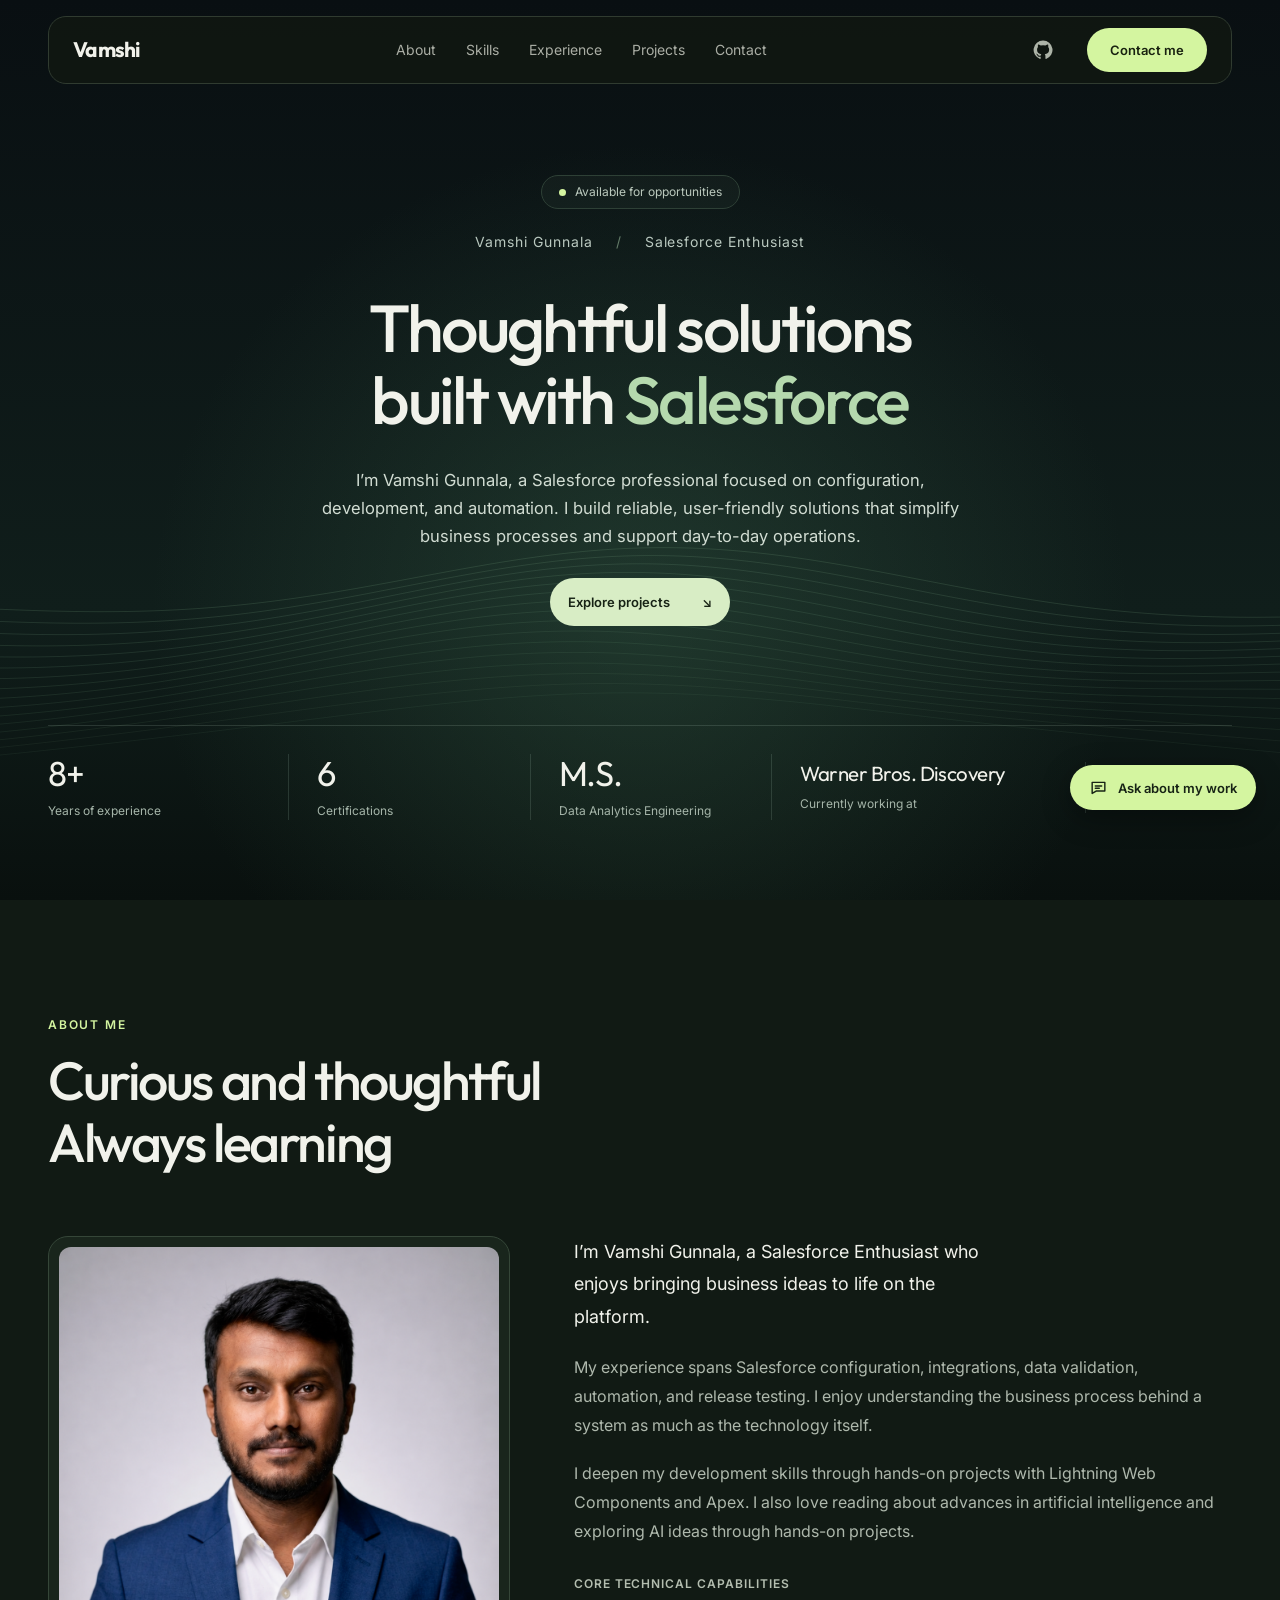
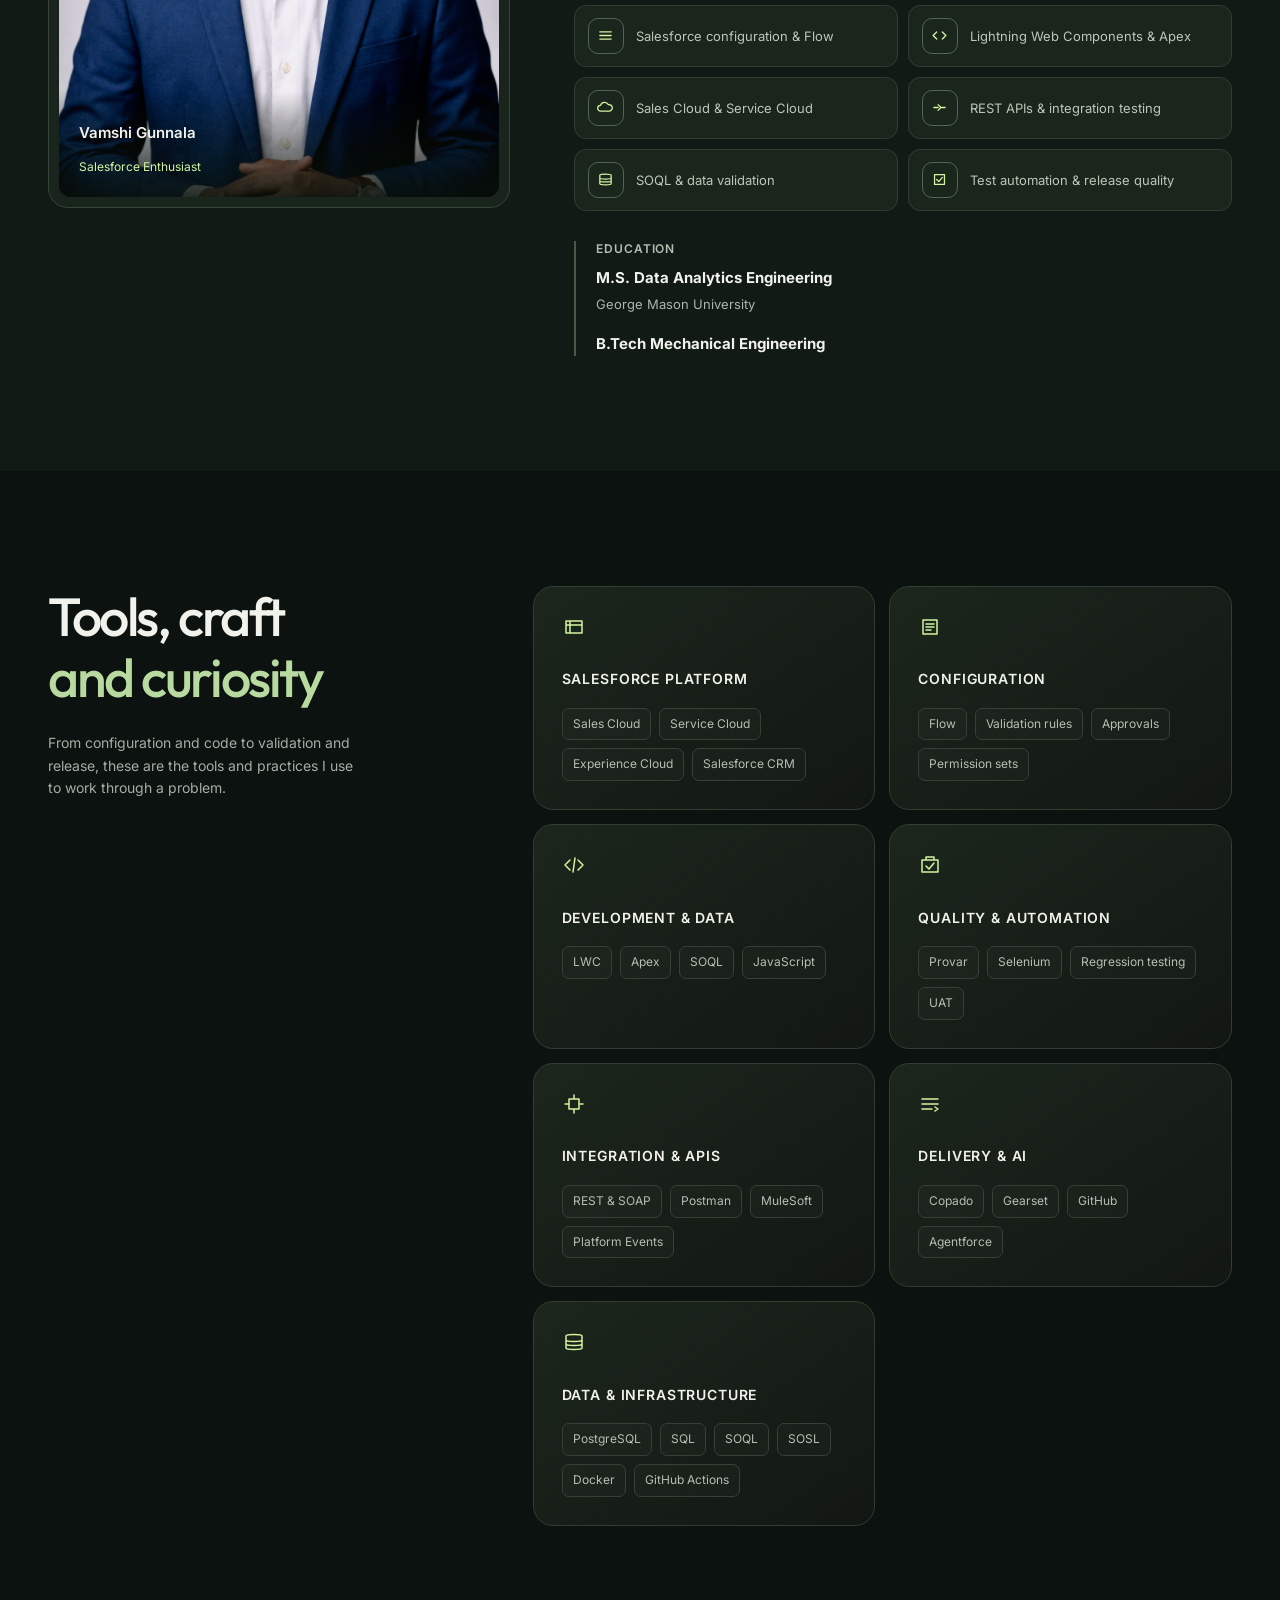
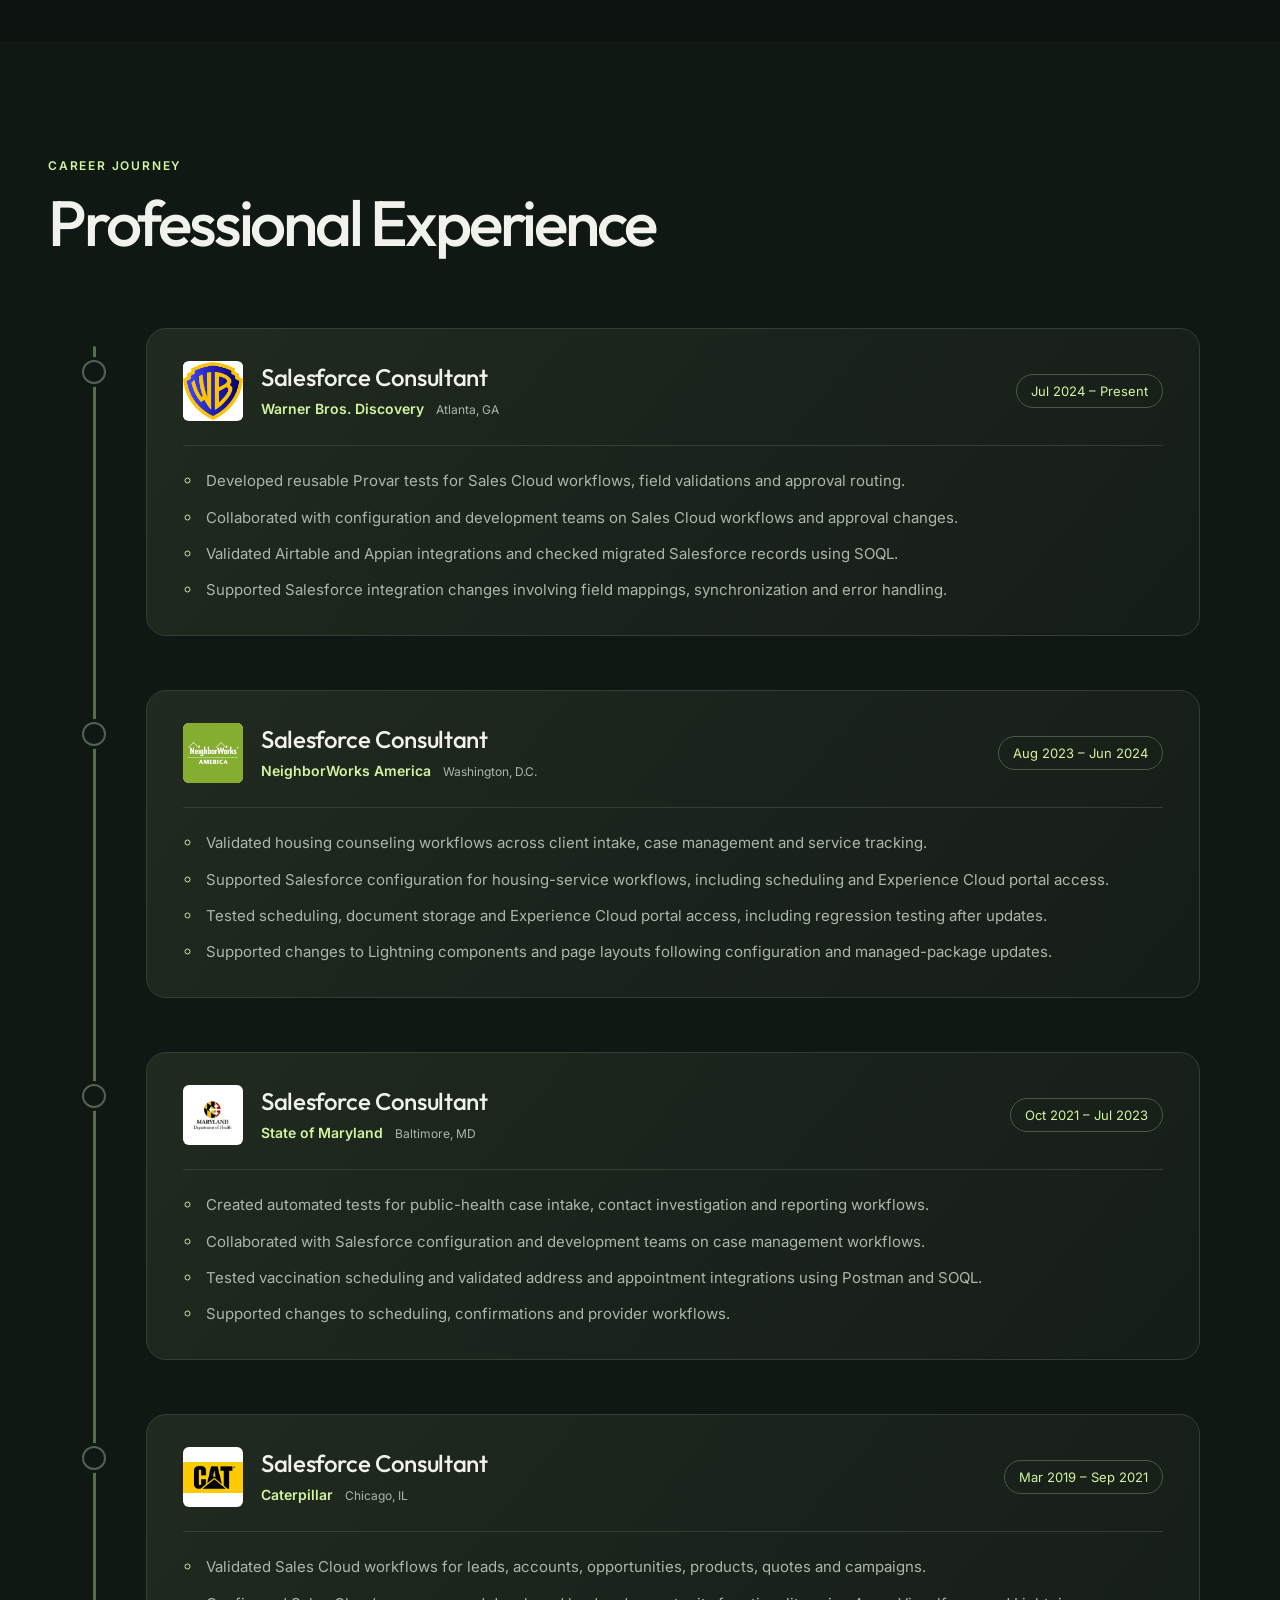
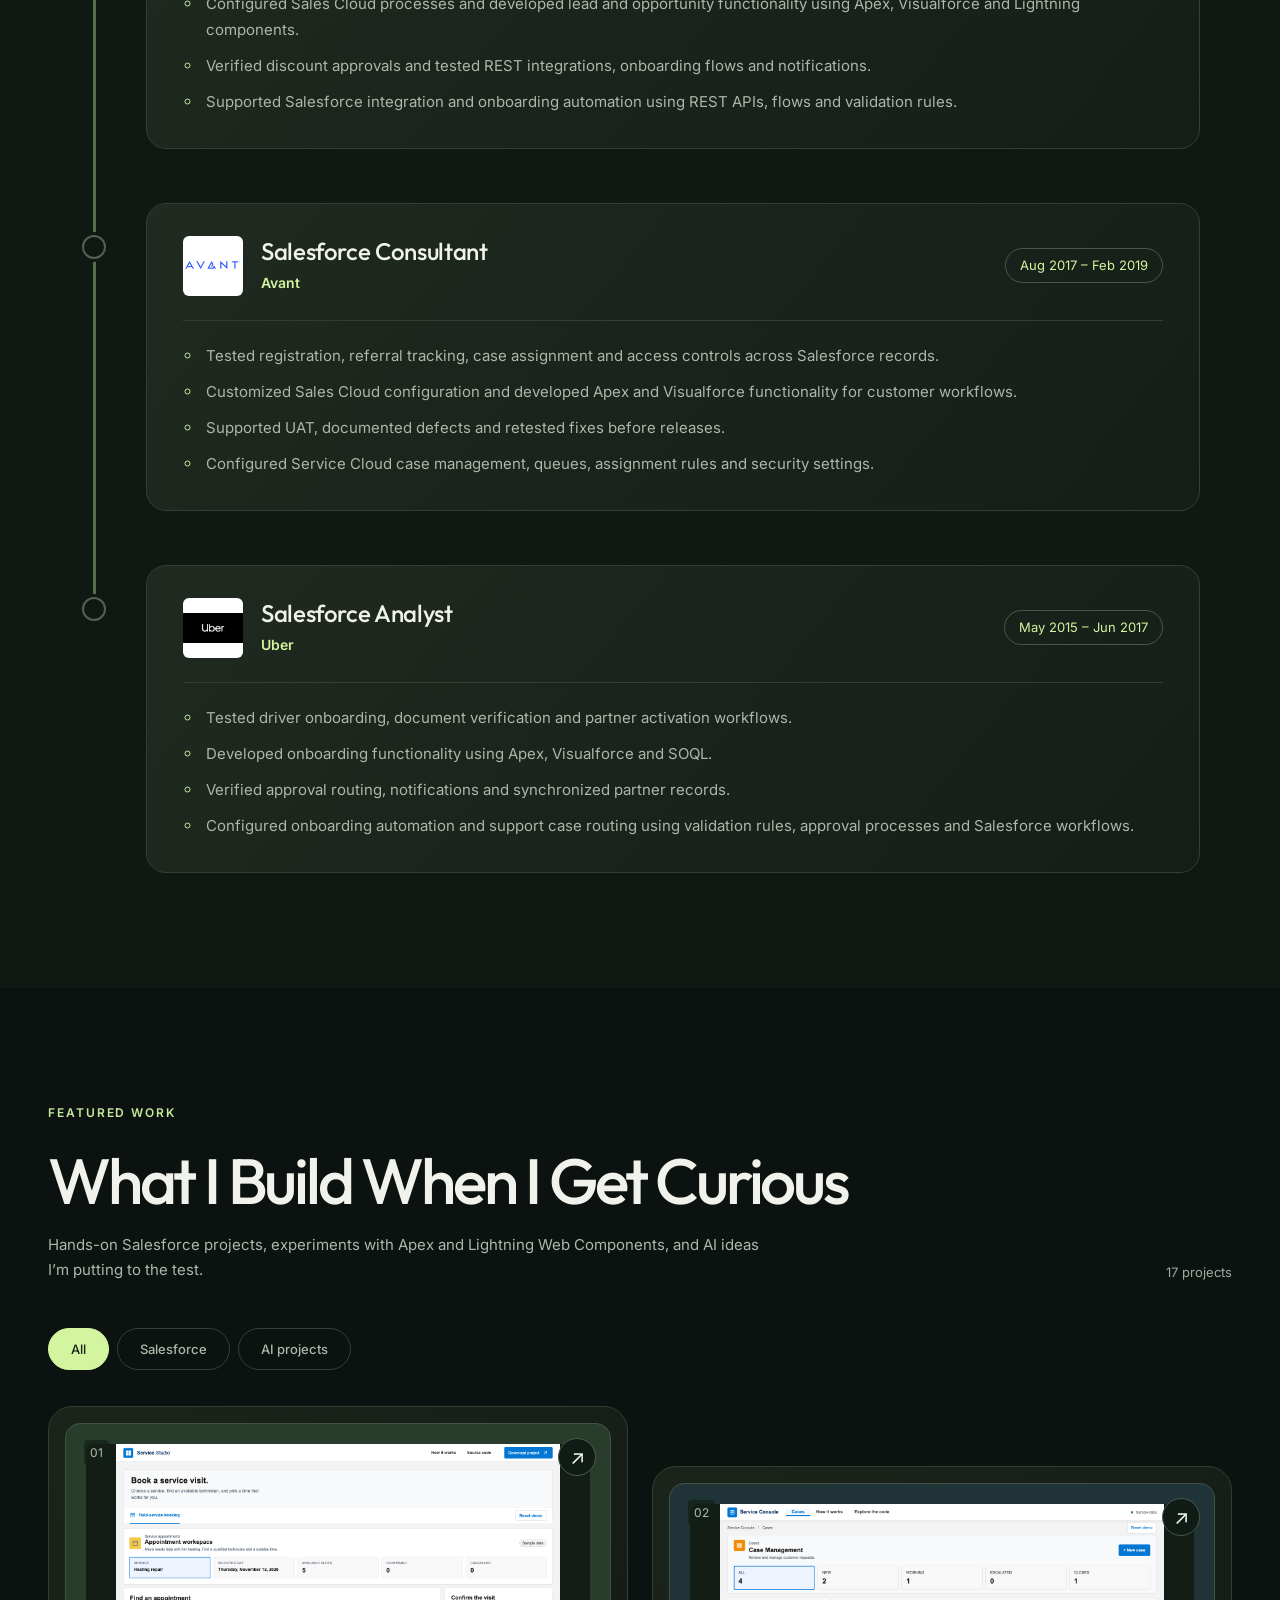
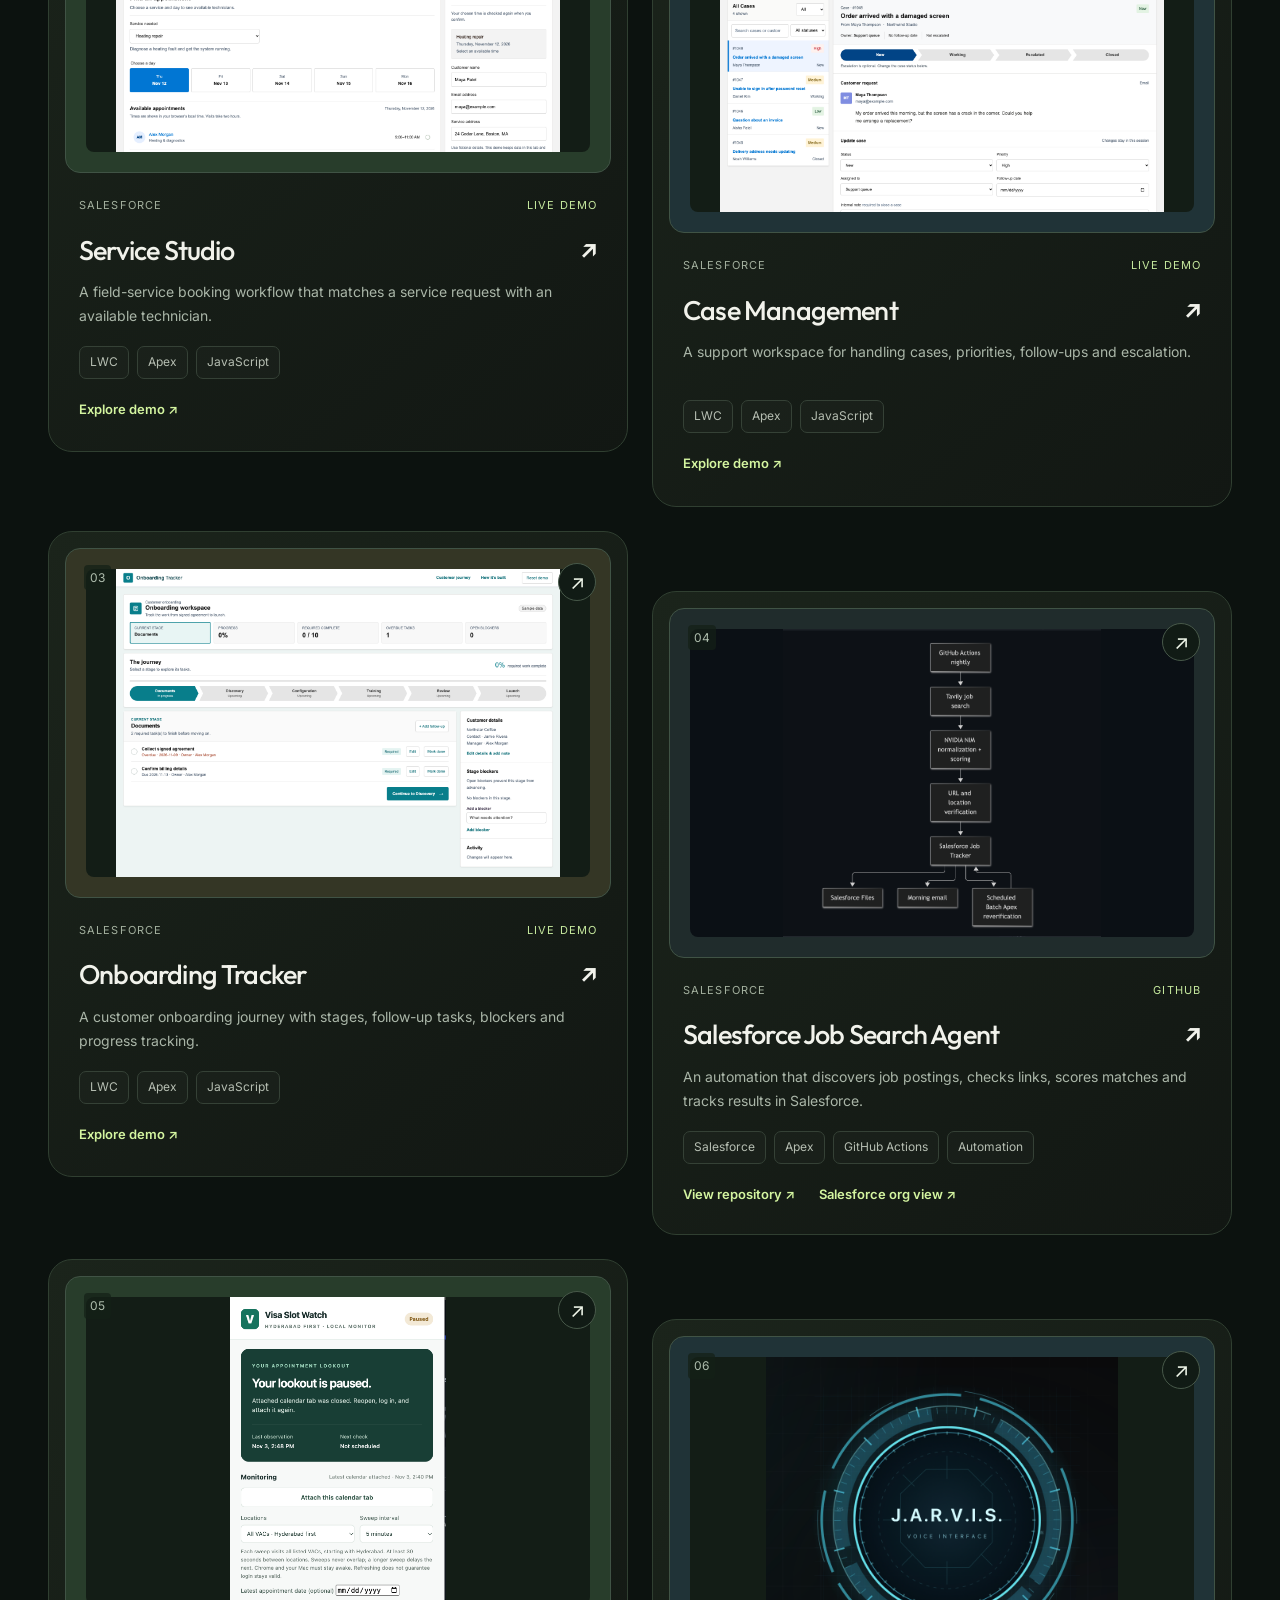
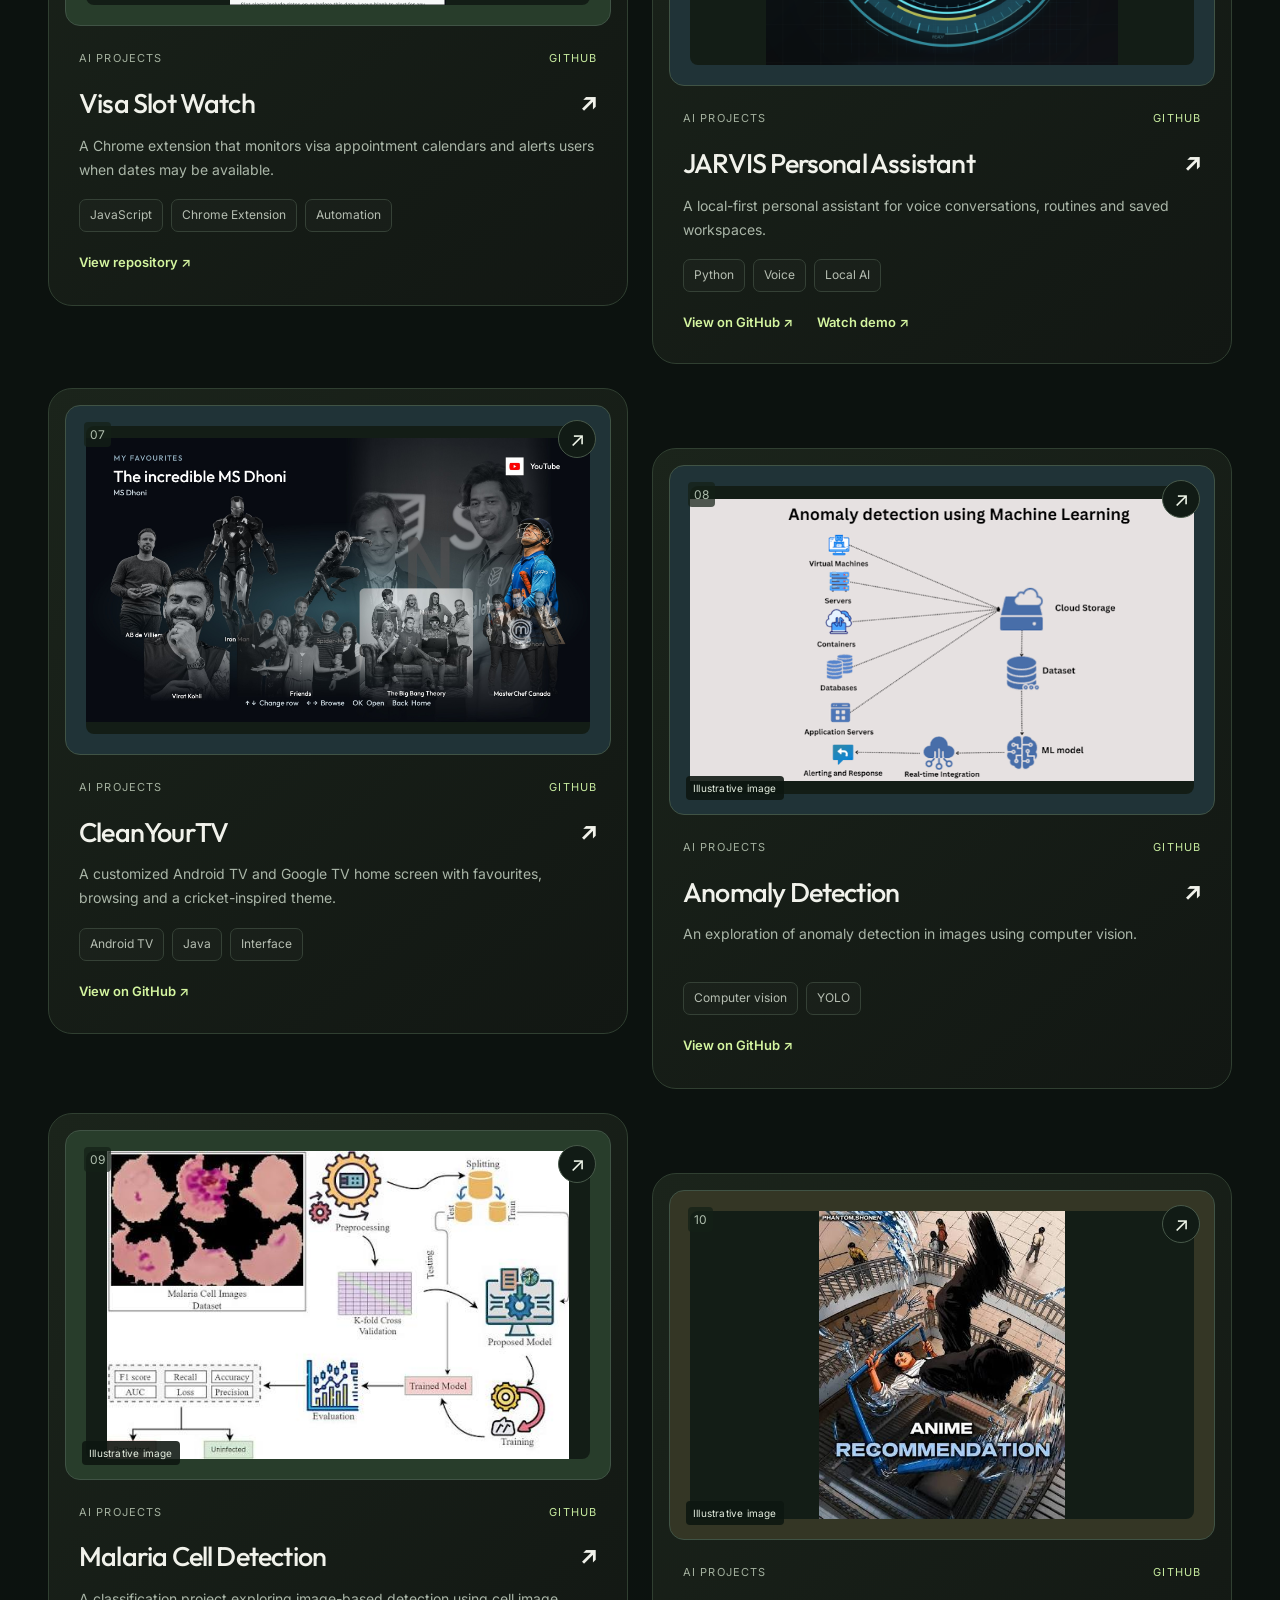
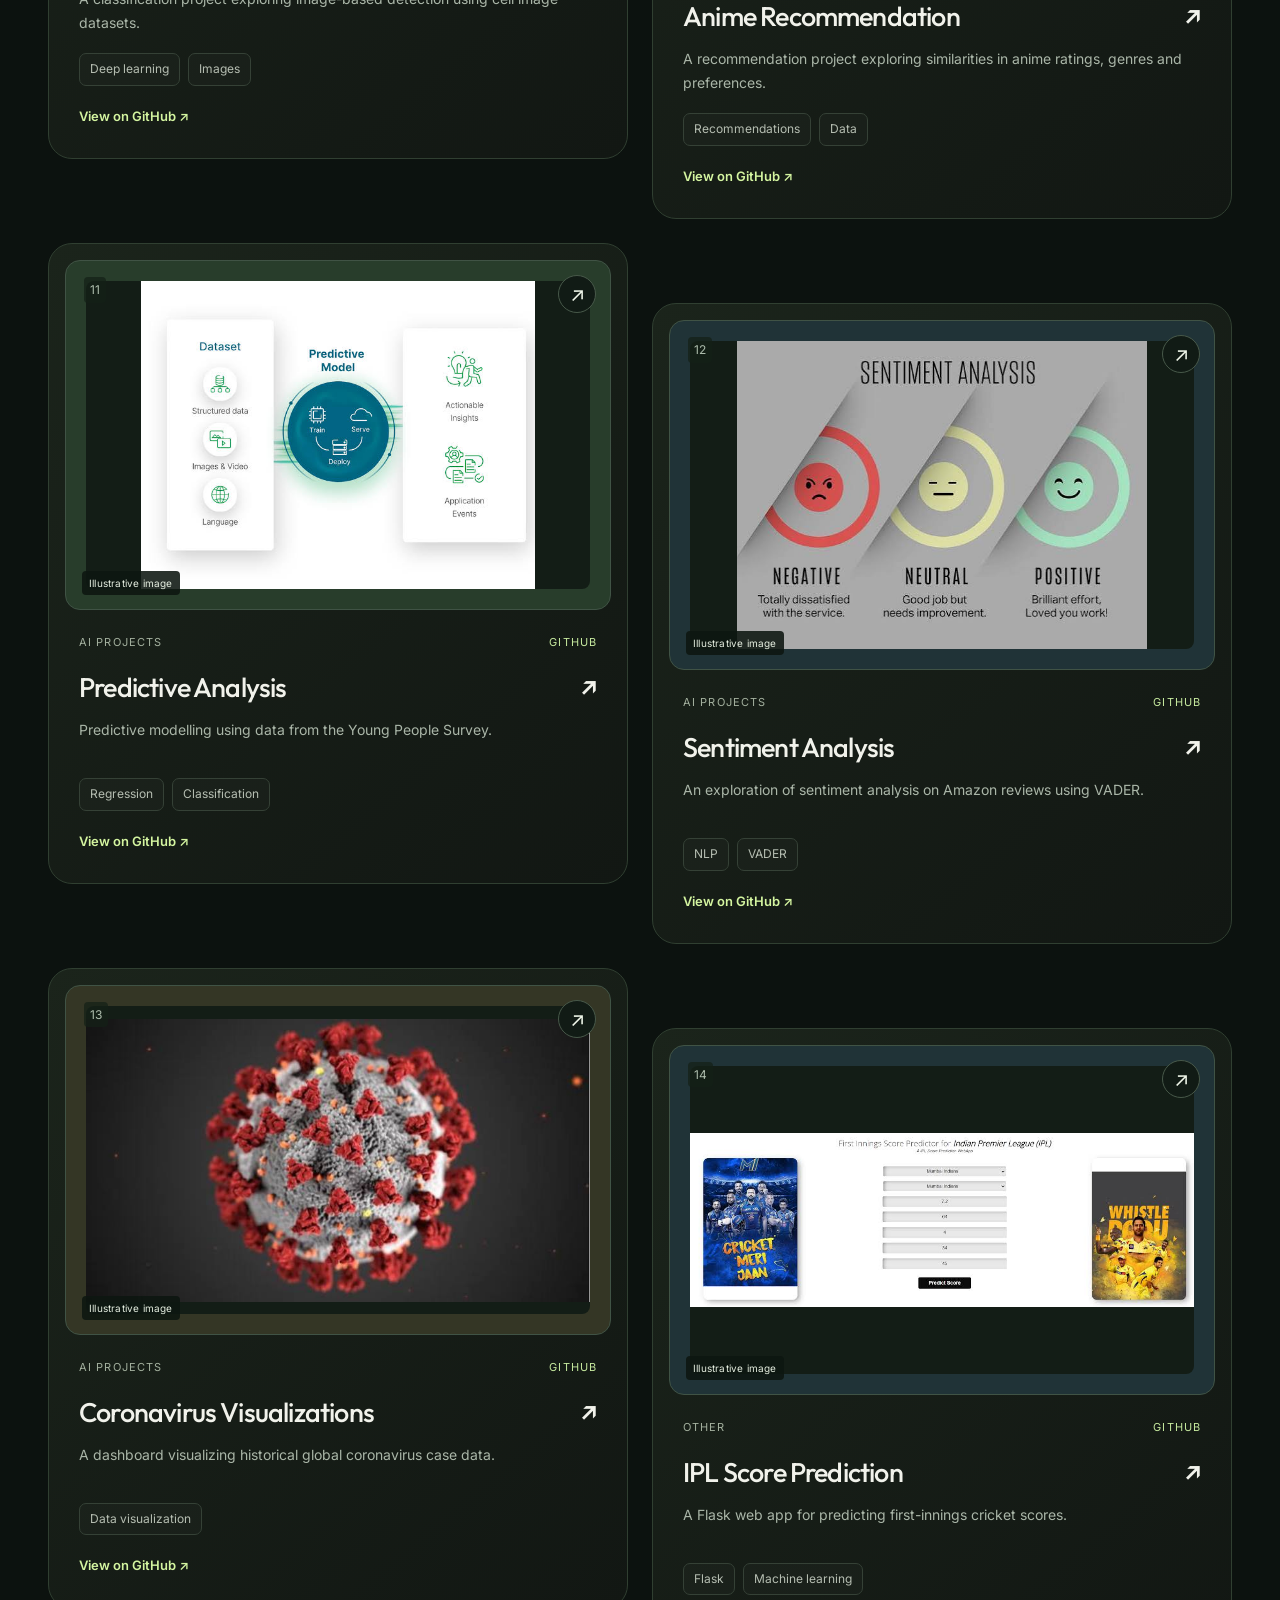
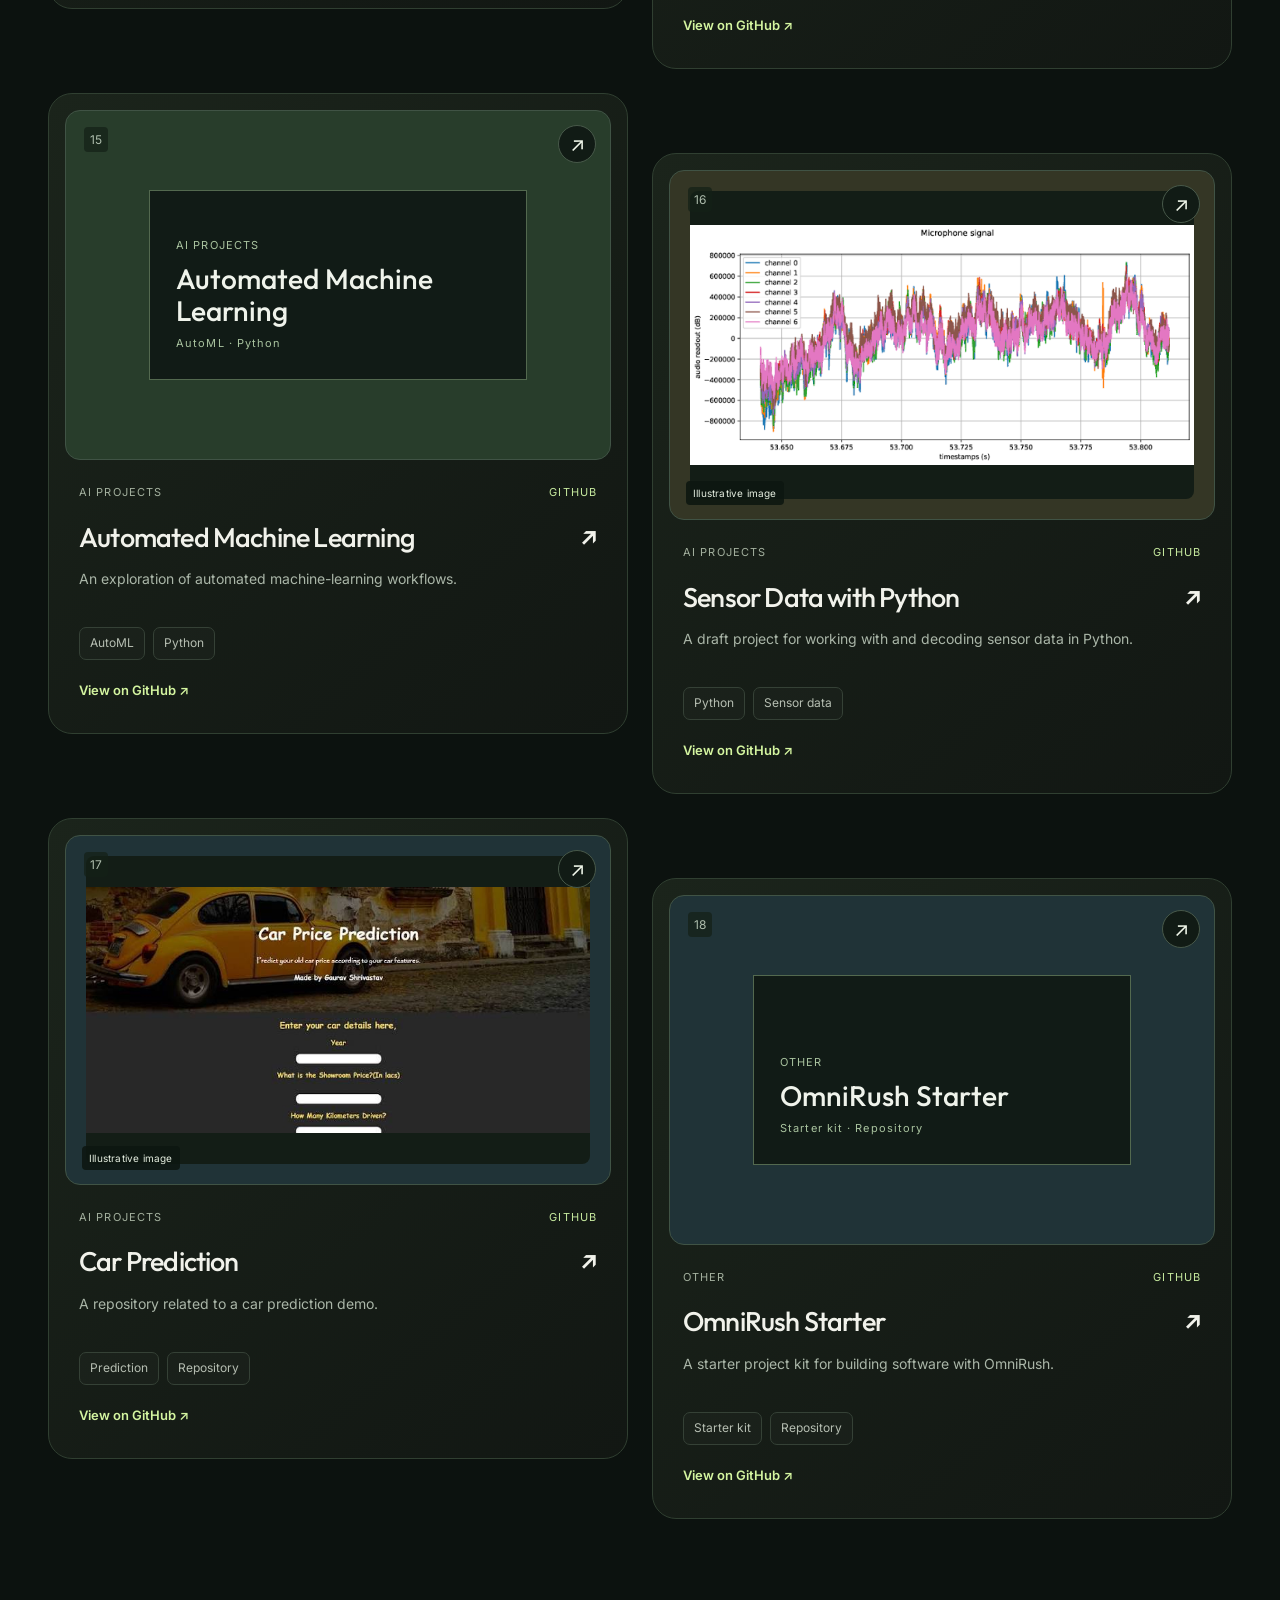
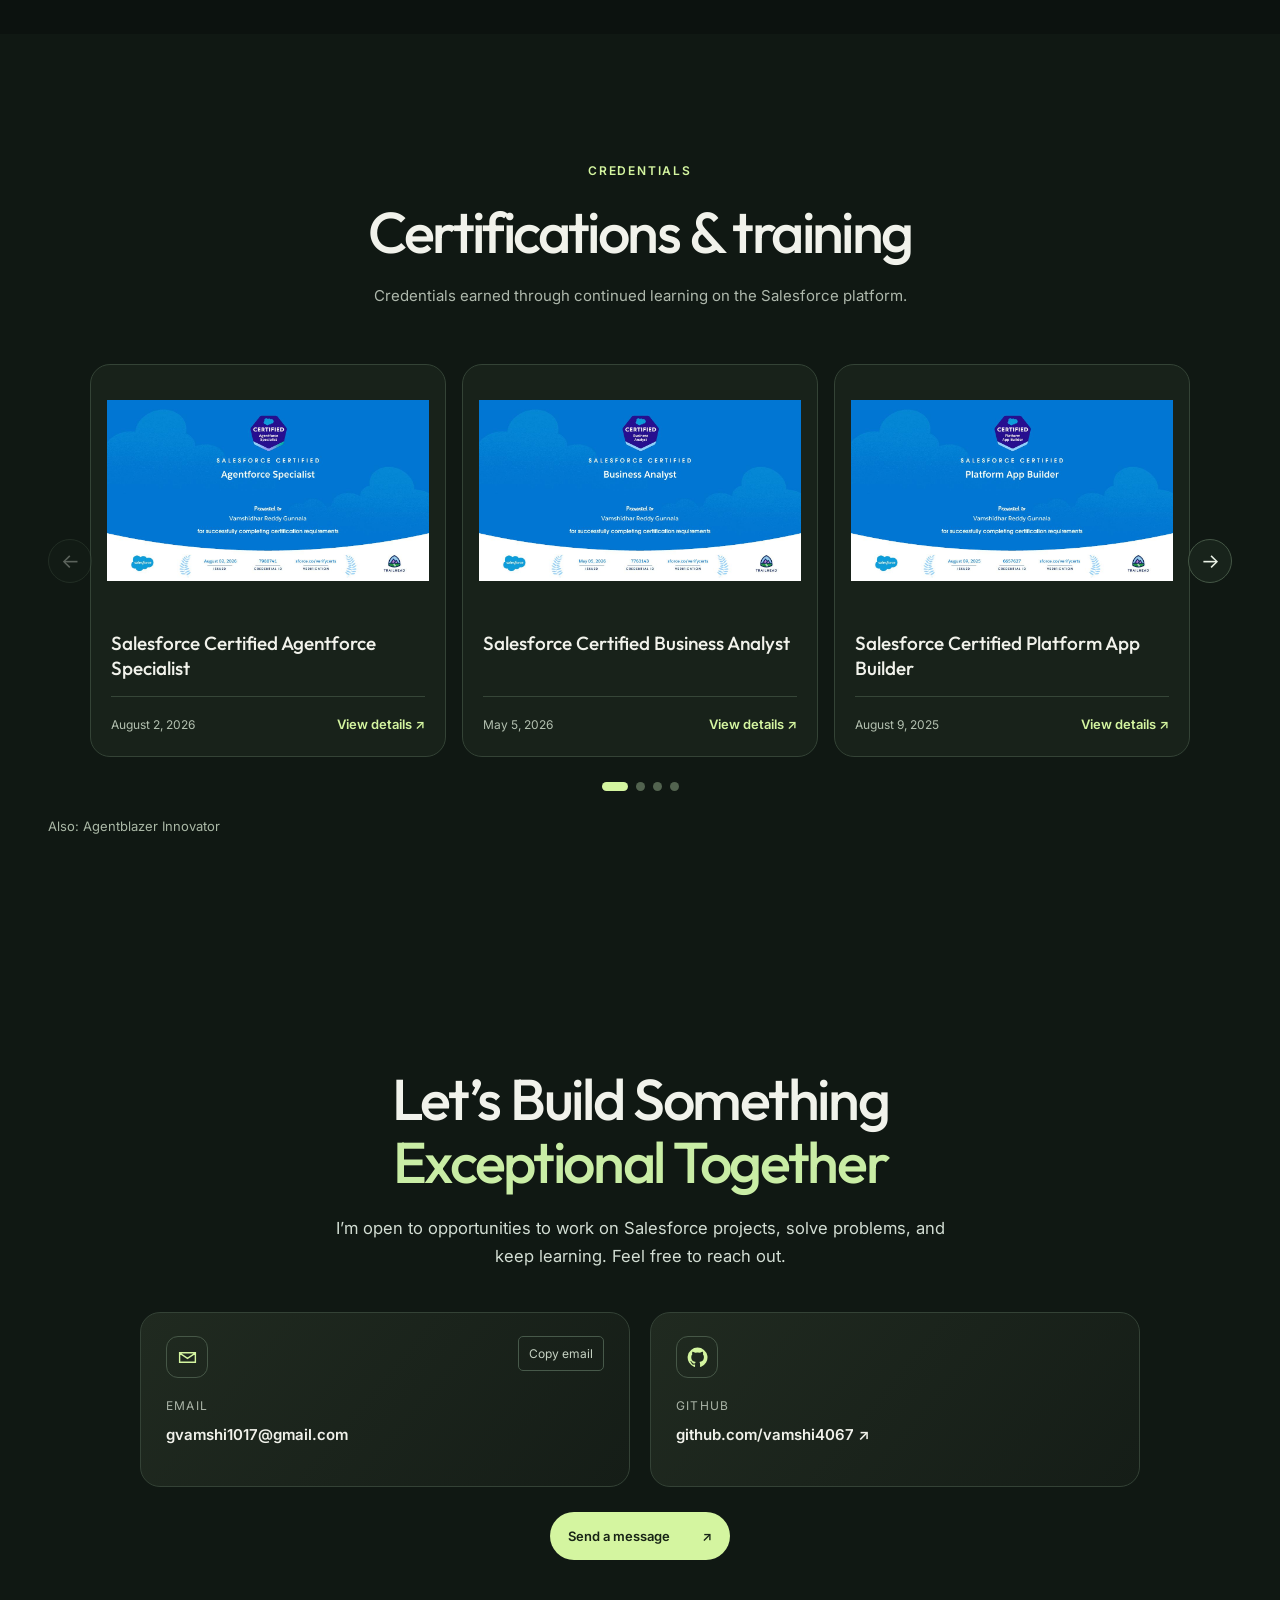
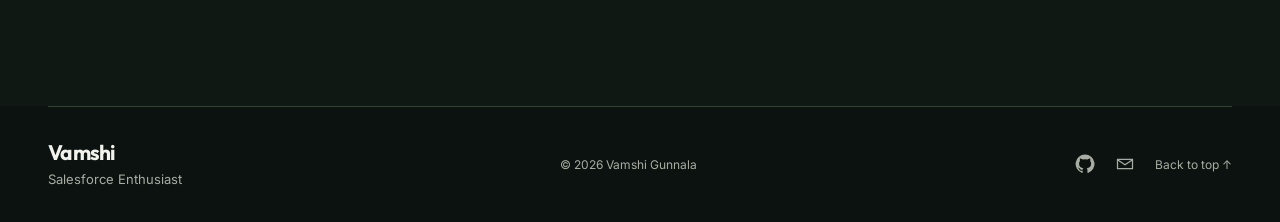
<file: index.html>
<!doctype html>
<html lang="en">
<head>
  <meta charset="utf-8"><meta name="viewport" content="width=device-width,initial-scale=1">
  <meta name="description" content="Vamshi Gunnala's Salesforce portfolio: configuration, development, automation, and interactive Salesforce demos.">
  <meta name="theme-color" content="#111923"><title>Vamshi Gunnala | Salesforce Portfolio</title>
  <link rel="preconnect" href="https://fonts.googleapis.com"><link rel="preconnect" href="https://fonts.gstatic.com" crossorigin><link href="https://fonts.googleapis.com/css2?family=Inter:wght@400;500;600;700&amp;family=Outfit:wght@400;500;600;700;800&amp;display=swap" rel="stylesheet"><link rel="preload" href="assets/studio.woff2" as="font" type="font/woff2" crossorigin><link rel="stylesheet" href="styles.css?v=b5f76632fc"><script defer src="main.js?v=30f729d776"></script>
</head>
<body>
<a class="skip" href="#main">Skip to content</a>
<header class="header"><nav class="nav wrap" aria-label="Main navigation"><a class="wordmark" href="#top" aria-label="Vamshi Gunnala, back to top">Vamshi</a><div class="navlinks" id="navigation"><a href="#about">About</a><a href="#expertise">Skills</a><a href="#work">Experience</a><a href="#projects">Projects</a><a href="#contact">Contact</a></div><a class="github-icon" href="https://github.com/vamshi4067" target="_blank" rel="noopener noreferrer" aria-label="GitHub profile"><svg viewBox="0 0 24 24" aria-hidden="true" focusable="false"><path fill="currentColor" d="M12 .7a11.3 11.3 0 0 0-3.57 22.02c.56.1.77-.24.77-.54v-2.1c-3.14.68-3.8-1.33-3.8-1.33-.51-1.3-1.25-1.64-1.25-1.64-1.03-.7.08-.69.08-.69 1.14.08 1.74 1.17 1.74 1.17 1.02 1.74 2.68 1.24 3.33.95.1-.73.4-1.24.72-1.53-2.5-.29-5.14-1.25-5.14-5.58 0-1.23.44-2.24 1.17-3.03-.12-.29-.51-1.43.11-2.98 0 0 .96-.3 3.11 1.16a10.8 10.8 0 0 1 5.67 0c2.15-1.46 3.1-1.16 3.1-1.16.63 1.55.24 2.69.12 2.98.73.79 1.17 1.8 1.17 3.03 0 4.34-2.65 5.29-5.17 5.57.4.35.76 1.03.76 2.09v3.09c0 .3.2.65.78.54A11.3 11.3 0 0 0 12 .7Z"/></svg></a><a class="nav-contact" href="#contact">Contact me</a><button class="menu-toggle" type="button" aria-label="Open menu" aria-expanded="false" aria-controls="mobile-nav"><span></span><span></span></button></nav><div class="mobile-nav" id="mobile-nav" hidden><a href="#about">About</a><a href="#expertise">Skills</a><a href="#work">Experience</a><a href="#projects">Projects</a><a href="#credentials">Credentials</a><a href="#contact">Get in touch</a></div></header>
<main id="main">
<section class="hero" id="top" aria-label="Introduction"><canvas class="terrain" aria-hidden="true"></canvas><div class="hero-inner wrap"><p class="availability"><span aria-hidden="true"></span> Available for opportunities</p><p class="hero-identity">Vamshi Gunnala <span>/</span> Salesforce Enthusiast</p><h1>Thoughtful solutions<br>built with <em>Salesforce</em></h1><div class="hero-bottom"><p>I’m Vamshi Gunnala, a Salesforce professional focused on configuration, development, and automation. I build reliable, user-friendly solutions that simplify business processes and support day-to-day operations.</p><div class="hero-actions"><a class="button button-light" href="#projects">Explore projects <span aria-hidden="true">↘</span></a></div></div><div class="hero-stats" aria-label="Portfolio highlights"><div><strong>8+</strong><span>Years of experience</span></div><div><strong>6</strong><span>Certifications</span></div><div><strong>M.S.</strong><span>Data Analytics Engineering</span></div><div class="hero-work"><strong>Warner Bros. Discovery</strong><span>Currently working at</span></div><a href="#about">Scroll to explore <span aria-hidden="true">↓</span></a></div></div></section>
<section class="about section" id="about"><div class="wrap"><div class="section-head"><h2>Curious and thoughtful<br>Always learning</h2><p>ABOUT ME</p></div><div class="about-grid"><figure class="portrait"><img src="assets/vamshi-gunnala-clean.png" alt="Portrait of Vamshi Gunnala" width="896" height="1195" loading="lazy"><figcaption><strong>Vamshi Gunnala</strong><span>Salesforce Enthusiast</span></figcaption></figure><div class="about-main"><p class="lead">I’m Vamshi Gunnala, a Salesforce Enthusiast who enjoys bringing business ideas to life on the platform.</p><p>My experience spans Salesforce configuration, integrations, data validation, automation, and release testing. I enjoy understanding the business process behind a system as much as the technology itself.</p><p>I deepen my development skills through hands-on projects with Lightning Web Components and Apex. I also love reading about advances in artificial intelligence and exploring AI ideas through hands-on projects.</p><h3 class="about-label">Core technical capabilities</h3><div class="capabilities"><div class="capability"><span class="capability-icon"><svg viewBox="0 0 24 24" aria-hidden="true"><path d="M4 7h16M4 12h16M4 17h16"/></svg></span><span>Salesforce configuration &amp; Flow</span></div><div class="capability"><span class="capability-icon"><svg viewBox="0 0 24 24" aria-hidden="true"><path d="m8 7-5 5 5 5m8-10 5 5-5 5"/></svg></span><span>Lightning Web Components &amp; Apex</span></div><div class="capability"><span class="capability-icon"><svg viewBox="0 0 24 24" aria-hidden="true"><path d="M5 17a4 4 0 0 1 0-8 6 6 0 0 1 11-1 4.5 4.5 0 1 1 2 9Z"/></svg></span><span>Sales Cloud &amp; Service Cloud</span></div><div class="capability"><span class="capability-icon"><svg viewBox="0 0 24 24" aria-hidden="true"><path d="M4 12h6m4 0h6M10 8l4 4-4 4"/></svg></span><span>REST APIs &amp; integration testing</span></div><div class="capability"><span class="capability-icon"><svg viewBox="0 0 24 24" aria-hidden="true"><path d="M4 6c0-2 16-2 16 0v12c0 2-16 2-16 0ZM4 10c0 2 16 2 16 0M4 14c0 2 16 2 16 0"/></svg></span><span>SOQL &amp; data validation</span></div><div class="capability"><span class="capability-icon"><svg viewBox="0 0 24 24" aria-hidden="true"><path d="M5 5h14v14H5zm3 7 3 3 5-6"/></svg></span><span>Test automation &amp; release quality</span></div></div><div class="about-education"><h3 class="about-label">Education</h3><strong>M.S. Data Analytics Engineering</strong><span>George Mason University</span><strong class="btech-degree">B.Tech Mechanical Engineering</strong></div></div></div></div></section>
<section class="expertise section" id="expertise"><div class="wrap skills-layout"><div class="skills-heading"><h2>Tools, craft<br><span>and curiosity</span></h2><p>From configuration and code to validation and release, these are the tools and practices I use to work through a problem.</p></div><div class="skills-grid"><article class="skill-card"><svg viewBox="0 0 24 24" aria-hidden="true"><path d="M4 6h16v12H4zM4 10h16M8 6v12"/></svg><h3>Salesforce platform</h3><div class="tags"><span>Sales Cloud</span><span>Service Cloud</span><span>Experience Cloud</span><span>Salesforce CRM</span></div></article><article class="skill-card"><svg viewBox="0 0 24 24" aria-hidden="true"><path d="M5 5h14v14H5zM8 9h8M8 12h8M8 15h5"/></svg><h3>Configuration</h3><div class="tags"><span>Flow</span><span>Validation rules</span><span>Approvals</span><span>Permission sets</span></div></article><article class="skill-card"><svg viewBox="0 0 24 24" aria-hidden="true"><path d="m8 7-5 5 5 5m8-10 5 5-5 5m-3-12-2 14"/></svg><h3>Development & data</h3><div class="tags"><span>LWC</span><span>Apex</span><span>SOQL</span><span>JavaScript</span></div></article><article class="skill-card"><svg viewBox="0 0 24 24" aria-hidden="true"><path d="M4 7h16v12H4zM8 7V4h8v3M8 13l3 3 5-6"/></svg><h3>Quality & automation</h3><div class="tags"><span>Provar</span><span>Selenium</span><span>Regression testing</span><span>UAT</span></div></article><article class="skill-card"><svg viewBox="0 0 24 24" aria-hidden="true"><path d="M7 7h10v10H7zM3 12h4m10 0h4M12 3v4m0 10v4"/></svg><h3>Integration & APIs</h3><div class="tags"><span>REST & SOAP</span><span>Postman</span><span>MuleSoft</span><span>Platform Events</span></div></article><article class="skill-card"><svg viewBox="0 0 24 24" aria-hidden="true"><path d="M4 7h16M4 12h16M4 17h10M17 15l3 2-3 2"/></svg><h3>Delivery & AI</h3><div class="tags"><span>Copado</span><span>Gearset</span><span>GitHub</span><span>Agentforce</span></div></article><article class="skill-card"><svg viewBox="0 0 24 24" aria-hidden="true"><path d="M4 6c0-2 16-2 16 0v12c0 2-16 2-16 0ZM4 10c0 2 16 2 16 0M4 14c0 2 16 2 16 0"/></svg><h3>Data &amp; Infrastructure</h3><div class="tags"><span>PostgreSQL</span><span>SQL</span><span>SOQL</span><span>SOSL</span><span>Docker</span><span>GitHub Actions</span></div></article></div></div></section>
<section class="experience section" id="work"><div class="wrap"><div class="section-head"><h2>Professional Experience</h2><p>CAREER JOURNEY</p></div><ol class="timeline-list"><li class="timeline-item"><article class="career-card"><div class="career-top"><div class="career-identity"><span class="company-logo"><img src="assets/companies/warner-bros.jpeg" alt="" loading="lazy"></span><div><h3>Salesforce Consultant</h3><p class="company-name">Warner Bros. Discovery<span class="career-location">Atlanta, GA</span></p></div></div><span class="career-date">Jul 2024 – Present</span></div><ul class="career-highlights"><li>Developed reusable Provar tests for Sales Cloud workflows, field validations and approval routing.</li><li>Collaborated with configuration and development teams on Sales Cloud workflows and approval changes.</li><li>Validated Airtable and Appian integrations and checked migrated Salesforce records using SOQL.</li><li>Supported Salesforce integration changes involving field mappings, synchronization and error handling.</li></ul></article></li><li class="timeline-item"><article class="career-card"><div class="career-top"><div class="career-identity"><span class="company-logo"><img src="assets/companies/neighborworks.jpeg" alt="" loading="lazy"></span><div><h3>Salesforce Consultant</h3><p class="company-name">NeighborWorks America<span class="career-location">Washington, D.C.</span></p></div></div><span class="career-date">Aug 2023 – Jun 2024</span></div><ul class="career-highlights"><li>Validated housing counseling workflows across client intake, case management and service tracking.</li><li>Supported Salesforce configuration for housing-service workflows, including scheduling and Experience Cloud portal access.</li><li>Tested scheduling, document storage and Experience Cloud portal access, including regression testing after updates.</li><li>Supported changes to Lightning components and page layouts following configuration and managed-package updates.</li></ul></article></li><li class="timeline-item"><article class="career-card"><div class="career-top"><div class="career-identity"><span class="company-logo"><img src="assets/companies/maryland.jpeg" alt="" loading="lazy"></span><div><h3>Salesforce Consultant</h3><p class="company-name">State of Maryland<span class="career-location">Baltimore, MD</span></p></div></div><span class="career-date">Oct 2021 – Jul 2023</span></div><ul class="career-highlights"><li>Created automated tests for public-health case intake, contact investigation and reporting workflows.</li><li>Collaborated with Salesforce configuration and development teams on case management workflows.</li><li>Tested vaccination scheduling and validated address and appointment integrations using Postman and SOQL.</li><li>Supported changes to scheduling, confirmations and provider workflows.</li></ul></article></li><li class="timeline-item"><article class="career-card"><div class="career-top"><div class="career-identity"><span class="company-logo"><img src="assets/companies/caterpillar.jpeg" alt="" loading="lazy"></span><div><h3>Salesforce Consultant</h3><p class="company-name">Caterpillar<span class="career-location">Chicago, IL</span></p></div></div><span class="career-date">Mar 2019 – Sep 2021</span></div><ul class="career-highlights"><li>Validated Sales Cloud workflows for leads, accounts, opportunities, products, quotes and campaigns.</li><li>Configured Sales Cloud processes and developed lead and opportunity functionality using Apex, Visualforce and Lightning components.</li><li>Verified discount approvals and tested REST integrations, onboarding flows and notifications.</li><li>Supported Salesforce integration and onboarding automation using REST APIs, flows and validation rules.</li></ul></article></li><li class="timeline-item"><article class="career-card"><div class="career-top"><div class="career-identity"><span class="company-logo"><img src="assets/companies/avant.png" alt="" loading="lazy"></span><div><h3>Salesforce Consultant</h3><p class="company-name">Avant</p></div></div><span class="career-date">Aug 2017 – Feb 2019</span></div><ul class="career-highlights"><li>Tested registration, referral tracking, case assignment and access controls across Salesforce records.</li><li>Customized Sales Cloud configuration and developed Apex and Visualforce functionality for customer workflows.</li><li>Supported UAT, documented defects and retested fixes before releases.</li><li>Configured Service Cloud case management, queues, assignment rules and security settings.</li></ul></article></li><li class="timeline-item"><article class="career-card"><div class="career-top"><div class="career-identity"><span class="company-logo"><img src="assets/companies/uber.png" alt="" loading="lazy"></span><div><h3>Salesforce Analyst</h3><p class="company-name">Uber</p></div></div><span class="career-date">May 2015 – Jun 2017</span></div><ul class="career-highlights"><li>Tested driver onboarding, document verification and partner activation workflows.</li><li>Developed onboarding functionality using Apex, Visualforce and SOQL.</li><li>Verified approval routing, notifications and synchronized partner records.</li><li>Configured onboarding automation and support case routing using validation rules, approval processes and Salesforce workflows.</li></ul></article></li></ol></div></section>
<section class="projects section" id="projects"><div class="wrap"><div class="project-title"><div><p class="project-eyebrow">FEATURED WORK</p><h2>What I Build When I Get Curious</h2><p class="project-description">Hands-on Salesforce projects, experiments with Apex and Lightning Web Components, and AI ideas I’m putting to the test.</p></div><span class="project-count" aria-live="polite">17 projects</span></div><div class="project-filters" role="group" aria-label="Filter projects"><button type="button" data-filter="All" aria-pressed="true">All</button><button type="button" data-filter="Salesforce" aria-pressed="false">Salesforce</button><button type="button" data-filter="AI projects" aria-pressed="false">AI projects</button></div><div class="work-grid"><article class="work-card" data-category="Salesforce"><div class="work-visual work-service"><span class="work-index">01</span><img class="work-screenshot" src="assets/projects/service-studio-latest.png" alt="Service Studio field-service booking demo" loading="lazy"><span class="work-arrow" aria-hidden="true">↗</span></div><div class="work-card-copy"><div class="work-meta"><span>SALESFORCE</span><span>LIVE DEMO</span></div><h3><a href="demo/">Service Studio <span aria-hidden="true">↗</span></a></h3><p>A field-service booking workflow that matches a service request with an available technician.</p><div class="tags"><span>LWC</span><span>Apex</span><span>JavaScript</span></div><a class="work-link" href="demo/" target="_blank" rel="noopener noreferrer">Explore demo ↗</a></div></article><article class="work-card" data-category="Salesforce"><div class="work-visual work-cases"><span class="work-index">02</span><img class="work-screenshot" src="assets/projects/case-management-latest.png" alt="Case-management workspace" loading="lazy"><span class="work-arrow" aria-hidden="true">↗</span></div><div class="work-card-copy"><div class="work-meta"><span>SALESFORCE</span><span>LIVE DEMO</span></div><h3><a href="projects/case-management/">Case Management <span aria-hidden="true">↗</span></a></h3><p>A support workspace for handling cases, priorities, follow-ups and escalation.</p><div class="tags"><span>LWC</span><span>Apex</span><span>JavaScript</span></div><a class="work-link" href="projects/case-management/" target="_blank" rel="noopener noreferrer">Explore demo ↗</a></div></article><article class="work-card" data-category="Salesforce"><div class="work-visual work-onboarding"><span class="work-index">03</span><img class="work-screenshot" src="assets/projects/onboarding-latest.png" alt="Customer onboarding tracker" loading="lazy"><span class="work-arrow" aria-hidden="true">↗</span></div><div class="work-card-copy"><div class="work-meta"><span>SALESFORCE</span><span>LIVE DEMO</span></div><h3><a href="projects/onboarding/">Onboarding Tracker <span aria-hidden="true">↗</span></a></h3><p>A customer onboarding journey with stages, follow-up tasks, blockers and progress tracking.</p><div class="tags"><span>LWC</span><span>Apex</span><span>JavaScript</span></div><a class="work-link" href="projects/onboarding/" target="_blank" rel="noopener noreferrer">Explore demo ↗</a></div></article><article class="work-card" data-category="Salesforce"><div class="work-visual work-job"><span class="work-index">04</span><img class="work-screenshot work-diagram" src="assets/projects/job-search.png" alt="Architecture diagram for the Salesforce job search agent" loading="lazy"><span class="work-arrow" aria-hidden="true">↗</span></div><div class="work-card-copy"><div class="work-meta"><span>SALESFORCE</span><span>GITHUB</span></div><h3><a href="https://github.com/vamshi4067/salesforce-job-search-agent" target="_blank" rel="noopener noreferrer">Salesforce Job Search Agent <span aria-hidden="true">↗</span></a></h3><p>An automation that discovers job postings, checks links, scores matches and tracks results in Salesforce.</p><div class="tags"><span>Salesforce</span><span>Apex</span><span>GitHub Actions</span><span>Automation</span></div><div class="project-card-actions"><a class="work-link" href="https://github.com/vamshi4067/salesforce-job-search-agent" target="_blank" rel="noopener noreferrer">View repository ↗</a><a class="work-link" href="projects/job-search-org/" target="_blank" rel="noopener noreferrer">Salesforce org view ↗</a></div></div></article><article class="work-card" data-category="AI projects"><div class="work-visual work-visa"><span class="work-index">01</span><img class="work-screenshot" src="assets/projects/visa-slot-watch.png" alt="Visa Slot Watch extension interface" loading="lazy"><span class="work-arrow" aria-hidden="true">↗</span></div><div class="work-card-copy"><div class="work-meta"><span>AI PROJECTS</span><span>GITHUB</span></div><h3><a href="https://github.com/vamshi4067/visa-slot-watch" target="_blank" rel="noopener noreferrer">Visa Slot Watch <span aria-hidden="true">↗</span></a></h3><p>A Chrome extension that monitors visa appointment calendars and alerts users when dates may be available.</p><div class="tags"><span>JavaScript</span><span>Chrome Extension</span><span>Automation</span></div><a class="work-link" href="https://github.com/vamshi4067/visa-slot-watch" target="_blank" rel="noopener noreferrer">View repository ↗</a></div></article><article class="work-card" data-category="AI projects"><div class="work-visual work-vision"><span class="work-index">19</span><img class="work-screenshot" src="assets/projects/jarvis.png" alt="JARVIS voice interface" loading="lazy"><span class="work-arrow" aria-hidden="true">↗</span></div><div class="work-card-copy"><div class="work-meta"><span>AI PROJECTS</span><span>GITHUB</span></div><h3><a href="https://github.com/vamshi4067/jarvis-personal-assistant" target="_blank" rel="noopener noreferrer">JARVIS Personal Assistant <span aria-hidden="true">↗</span></a></h3><p>A local-first personal assistant for voice conversations, routines and saved workspaces.</p><div class="tags"><span>Python</span><span>Voice</span><span>Local AI</span></div><div class="project-card-actions"><a class="work-link" href="https://github.com/vamshi4067/jarvis-personal-assistant" target="_blank" rel="noopener noreferrer">View on GitHub ↗</a><a class="work-link" href="projects/jarvis-demo/" target="_blank" rel="noopener noreferrer">Watch demo ↗</a></div></div></article><article class="work-card" data-category="AI projects"><div class="work-visual work-vision"><span class="work-index">18</span><img class="work-screenshot" src="assets/projects/cleanyourtv.jpg" alt="CleanYourTV home screen" loading="lazy"><span class="work-arrow" aria-hidden="true">↗</span></div><div class="work-card-copy"><div class="work-meta"><span>AI PROJECTS</span><span>GITHUB</span></div><h3><a href="https://github.com/vamshi4067/CleanYourTV" target="_blank" rel="noopener noreferrer">CleanYourTV <span aria-hidden="true">↗</span></a></h3><p>A customized Android TV and Google TV home screen with favourites, browsing and a cricket-inspired theme.</p><div class="tags"><span>Android TV</span><span>Java</span><span>Interface</span></div><a class="work-link" href="https://github.com/vamshi4067/CleanYourTV" target="_blank" rel="noopener noreferrer">View on GitHub ↗</a></div></article><article class="work-card" data-category="AI projects"><div class="work-visual work-vision"><span class="work-index">04</span><img class="work-screenshot" src="assets/projects/anomaly.png" alt="Illustration for Anomaly Detection" loading="lazy"><span class="image-caption">Illustrative image</span><span class="work-arrow" aria-hidden="true">↗</span></div><div class="work-card-copy"><div class="work-meta"><span>AI PROJECTS</span><span>GITHUB</span></div><h3><a href="https://github.com/vamshi4067/Anomaly-detection-using-computer-vision" target="_blank" rel="noopener noreferrer">Anomaly Detection <span aria-hidden="true">↗</span></a></h3><p>An exploration of anomaly detection in images using computer vision.</p><div class="tags"><span>Computer vision</span><span>YOLO</span></div><a class="work-link" href="https://github.com/vamshi4067/Anomaly-detection-using-computer-vision" target="_blank" rel="noopener noreferrer">View on GitHub ↗</a></div></article><article class="work-card" data-category="AI projects"><div class="work-visual work-cells"><span class="work-index">05</span><img class="work-screenshot" src="assets/projects/malaria.jpeg" alt="Illustration for Malaria Cell Detection" loading="lazy"><span class="image-caption">Illustrative image</span><span class="work-arrow" aria-hidden="true">↗</span></div><div class="work-card-copy"><div class="work-meta"><span>AI PROJECTS</span><span>GITHUB</span></div><h3><a href="https://github.com/vamshi4067/Malaria-Cell-Detection" target="_blank" rel="noopener noreferrer">Malaria Cell Detection <span aria-hidden="true">↗</span></a></h3><p>A classification project exploring image-based detection using cell image datasets.</p><div class="tags"><span>Deep learning</span><span>Images</span></div><a class="work-link" href="https://github.com/vamshi4067/Malaria-Cell-Detection" target="_blank" rel="noopener noreferrer">View on GitHub ↗</a></div></article><article class="work-card" data-category="AI projects"><div class="work-visual work-anime"><span class="work-index">06</span><img class="work-screenshot" src="assets/projects/anime.jpeg" alt="Illustration for Anime Recommendation" loading="lazy"><span class="image-caption">Illustrative image</span><span class="work-arrow" aria-hidden="true">↗</span></div><div class="work-card-copy"><div class="work-meta"><span>AI PROJECTS</span><span>GITHUB</span></div><h3><a href="https://github.com/vamshi4067/Anime-recommendation" target="_blank" rel="noopener noreferrer">Anime Recommendation <span aria-hidden="true">↗</span></a></h3><p>A recommendation project exploring similarities in anime ratings, genres and preferences.</p><div class="tags"><span>Recommendations</span><span>Data</span></div><a class="work-link" href="https://github.com/vamshi4067/Anime-recommendation" target="_blank" rel="noopener noreferrer">View on GitHub ↗</a></div></article><article class="work-card" data-category="AI projects"><div class="work-visual work-predict"><span class="work-index">07</span><img class="work-screenshot" src="assets/projects/predictive.jpeg" alt="Illustration for Predictive Analysis" loading="lazy"><span class="image-caption">Illustrative image</span><span class="work-arrow" aria-hidden="true">↗</span></div><div class="work-card-copy"><div class="work-meta"><span>AI PROJECTS</span><span>GITHUB</span></div><h3><a href="https://github.com/vamshi4067/Predictive-Analysis" target="_blank" rel="noopener noreferrer">Predictive Analysis <span aria-hidden="true">↗</span></a></h3><p>Predictive modelling using data from the Young People Survey.</p><div class="tags"><span>Regression</span><span>Classification</span></div><a class="work-link" href="https://github.com/vamshi4067/Predictive-Analysis" target="_blank" rel="noopener noreferrer">View on GitHub ↗</a></div></article><article class="work-card" data-category="AI projects"><div class="work-visual work-sentiment"><span class="work-index">08</span><img class="work-screenshot" src="assets/projects/sentiment.jpeg" alt="Illustration for Sentiment Analysis" loading="lazy"><span class="image-caption">Illustrative image</span><span class="work-arrow" aria-hidden="true">↗</span></div><div class="work-card-copy"><div class="work-meta"><span>AI PROJECTS</span><span>GITHUB</span></div><h3><a href="https://github.com/vamshi4067/Sentiment-Analysis" target="_blank" rel="noopener noreferrer">Sentiment Analysis <span aria-hidden="true">↗</span></a></h3><p>An exploration of sentiment analysis on Amazon reviews using VADER.</p><div class="tags"><span>NLP</span><span>VADER</span></div><a class="work-link" href="https://github.com/vamshi4067/Sentiment-Analysis" target="_blank" rel="noopener noreferrer">View on GitHub ↗</a></div></article><article class="work-card" data-category="AI projects"><div class="work-visual work-charts"><span class="work-index">09</span><img class="work-screenshot" src="assets/projects/corona.jpeg" alt="Illustration for Coronavirus Visualizations" loading="lazy"><span class="image-caption">Illustrative image</span><span class="work-arrow" aria-hidden="true">↗</span></div><div class="work-card-copy"><div class="work-meta"><span>AI PROJECTS</span><span>GITHUB</span></div><h3><a href="https://github.com/vamshi4067/Corona-cases-Visualizations" target="_blank" rel="noopener noreferrer">Coronavirus Visualizations <span aria-hidden="true">↗</span></a></h3><p>A dashboard visualizing historical global coronavirus case data.</p><div class="tags"><span>Data visualization</span></div><a class="work-link" href="https://github.com/vamshi4067/Corona-cases-Visualizations" target="_blank" rel="noopener noreferrer">View on GitHub ↗</a></div></article><article class="work-card" data-category="AI projects"><div class="work-visual work-cricket"><span class="work-index">10</span><img class="work-screenshot" src="assets/projects/ipl.jpeg" alt="Illustration for IPL Score Prediction" loading="lazy"><span class="image-caption">Illustrative image</span><span class="work-arrow" aria-hidden="true">↗</span></div><div class="work-card-copy"><div class="work-meta"><span>OTHER</span><span>GITHUB</span></div><h3><a href="https://github.com/vamshi4067/IPL-Cricket-Score-Prediction" target="_blank" rel="noopener noreferrer">IPL Score Prediction <span aria-hidden="true">↗</span></a></h3><p>A Flask web app for predicting first-innings cricket scores.</p><div class="tags"><span>Flask</span><span>Machine learning</span></div><a class="work-link" href="https://github.com/vamshi4067/IPL-Cricket-Score-Prediction" target="_blank" rel="noopener noreferrer">View on GitHub ↗</a></div></article><article class="work-card" data-category="AI projects"><div class="work-visual work-automl"><span class="work-index">11</span><div class="work-art"><span>AI PROJECTS</span><strong>Automated Machine Learning</strong><small>AutoML · Python</small></div><span class="work-arrow" aria-hidden="true">↗</span></div><div class="work-card-copy"><div class="work-meta"><span>AI PROJECTS</span><span>GITHUB</span></div><h3><a href="https://github.com/vamshi4067/Automated-Machine-Learning" target="_blank" rel="noopener noreferrer">Automated Machine Learning <span aria-hidden="true">↗</span></a></h3><p>An exploration of automated machine-learning workflows.</p><div class="tags"><span>AutoML</span><span>Python</span></div><a class="work-link" href="https://github.com/vamshi4067/Automated-Machine-Learning" target="_blank" rel="noopener noreferrer">View on GitHub ↗</a></div></article><article class="work-card" data-category="AI projects"><div class="work-visual work-sensors"><span class="work-index">12</span><img class="work-screenshot" src="assets/projects/sensor-data.png" alt="Illustration for Sensor Data with Python" loading="lazy"><span class="image-caption">Illustrative image</span><span class="work-arrow" aria-hidden="true">↗</span></div><div class="work-card-copy"><div class="work-meta"><span>AI PROJECTS</span><span>GITHUB</span></div><h3><a href="https://github.com/vamshi4067/python-decoding-sensor-data" target="_blank" rel="noopener noreferrer">Sensor Data with Python <span aria-hidden="true">↗</span></a></h3><p>A draft project for working with and decoding sensor data in Python.</p><div class="tags"><span>Python</span><span>Sensor data</span></div><a class="work-link" href="https://github.com/vamshi4067/python-decoding-sensor-data" target="_blank" rel="noopener noreferrer">View on GitHub ↗</a></div></article><article class="work-card" data-category="AI projects"><div class="work-visual work-vision"><span class="work-index">13</span><img class="work-screenshot" src="assets/projects/car-prediction.jpeg" alt="Illustration for Car Prediction" loading="lazy"><span class="image-caption">Illustrative image</span><span class="work-arrow" aria-hidden="true">↗</span></div><div class="work-card-copy"><div class="work-meta"><span>AI PROJECTS</span><span>GITHUB</span></div><h3><a href="https://github.com/vamshi4067/Heroku_Car_Prediction" target="_blank" rel="noopener noreferrer">Car Prediction <span aria-hidden="true">↗</span></a></h3><p>A repository related to a car prediction demo.</p><div class="tags"><span>Prediction</span><span>Repository</span></div><a class="work-link" href="https://github.com/vamshi4067/Heroku_Car_Prediction" target="_blank" rel="noopener noreferrer">View on GitHub ↗</a></div></article><article class="work-card" data-category="Other"><div class="work-visual work-vision"><span class="work-index">16</span><div class="work-art"><span>OTHER</span><strong>OmniRush Starter</strong><small>Starter kit · Repository</small></div><span class="work-arrow" aria-hidden="true">↗</span></div><div class="work-card-copy"><div class="work-meta"><span>OTHER</span><span>GITHUB</span></div><h3><a href="https://github.com/vamshi4067/omnirush" target="_blank" rel="noopener noreferrer">OmniRush Starter <span aria-hidden="true">↗</span></a></h3><p>A starter project kit for building software with OmniRush.</p><div class="tags"><span>Starter kit</span><span>Repository</span></div><a class="work-link" href="https://github.com/vamshi4067/omnirush" target="_blank" rel="noopener noreferrer">View on GitHub ↗</a></div></article></div><p class="project-empty" hidden>No projects in this category yet.</p></div></section>
<section class="credentials section" id="credentials"><div class="wrap"><div class="cert-heading"><p>CREDENTIALS</p><h2>Certifications &amp; training</h2><span>Credentials earned through continued learning on the Salesforce platform.</span></div><div class="cert-carousel"><button type="button" class="cert-prev" aria-label="Previous certificates">←</button><div class="cert-track" tabindex="0" aria-label="Salesforce certifications"><article class="cert-card"><button type="button" class="cert-image cert-detail" data-cert="1" aria-label="View certificate details"><img src="assets/certificates/agentforce.jpg" alt="" loading="lazy"></button><div class="cert-copy"><h3>Salesforce Certified Agentforce Specialist</h3><div class="cert-bottom"><span>August 2, 2026</span><button type="button" class="cert-detail" data-cert="1">View details <span aria-hidden="true">↗</span></button></div></div></article><article class="cert-card"><button type="button" class="cert-image cert-detail" data-cert="2" aria-label="View certificate details"><img src="assets/certificates/business-analyst.jpg" alt="" loading="lazy"></button><div class="cert-copy"><h3>Salesforce Certified Business Analyst</h3><div class="cert-bottom"><span>May 5, 2026</span><button type="button" class="cert-detail" data-cert="2">View details <span aria-hidden="true">↗</span></button></div></div></article><article class="cert-card"><button type="button" class="cert-image cert-detail" data-cert="3" aria-label="View certificate details"><img src="assets/certificates/app-builder.jpg" alt="" loading="lazy"></button><div class="cert-copy"><h3>Salesforce Certified Platform App Builder</h3><div class="cert-bottom"><span>August 9, 2025</span><button type="button" class="cert-detail" data-cert="3">View details <span aria-hidden="true">↗</span></button></div></div></article><article class="cert-card"><button type="button" class="cert-image cert-detail" data-cert="4" aria-label="View certificate details"><img src="assets/certificates/platform-developer.jpg" alt="" loading="lazy"></button><div class="cert-copy"><h3>Salesforce Certified Platform Developer</h3><div class="cert-bottom"><span>September 19, 2020</span><button type="button" class="cert-detail" data-cert="4">View details <span aria-hidden="true">↗</span></button></div></div></article><article class="cert-card"><button type="button" class="cert-image cert-detail" data-cert="5" aria-label="View certificate details"><img src="assets/certificates/administrator.jpg" alt="" loading="lazy"></button><div class="cert-copy"><h3>Salesforce Certified Platform Administrator</h3><div class="cert-bottom"><span>June 20, 2020</span><button type="button" class="cert-detail" data-cert="5">View details <span aria-hidden="true">↗</span></button></div></div></article><article class="cert-card"><button type="button" class="cert-image cert-detail" data-cert="6" aria-label="View Copado certificate details"><img src="assets/certificates/copado-ai.jpg" alt="" loading="lazy"></button><div class="cert-copy"><h3>Copado Certified Copado AI</h3><div class="cert-bottom"><span>Issued 03-09-2026</span><button type="button" class="cert-detail" data-cert="6">View details <span aria-hidden="true">↗</span></button></div></div></article></div><button type="button" class="cert-next" aria-label="Next certificates">→</button></div><div class="cert-dots" role="group" aria-label="Certificate pages"></div><p class="other-credentials">Also: Agentblazer Innovator</p></div></section><dialog class="project-dialog" aria-labelledby="project-dialog-title"><div class="project-dialog-inner"><button class="project-close" type="button" aria-label="Close project details">×</button><div class="project-dialog-visual" hidden><img class="project-dialog-image" src="assets/projects/service-studio-latest.png" alt=""></div><p class="project-dialog-category"></p><h2 id="project-dialog-title"></h2><section><h3>Overview</h3><p class="project-dialog-overview"></p></section><section><h3>How it works</h3><p class="project-dialog-how"></p></section><section class="project-gallery" hidden aria-label="Project screenshots"><h3>Inside the project</h3><figure><img src="assets/projects/job-search-list.png" alt="Salesforce Job Search Tracker showing a list of job applications" loading="lazy"><figcaption>Job applications in Salesforce</figcaption></figure><figure><img src="assets/projects/job-search-record.png" alt="Job application record showing status, match score and job details" loading="lazy"><figcaption>Application details and progress</figcaption></figure></section><section><h3>Technologies used</h3><div class="project-dialog-tags tags"></div></section><div class="project-dialog-actions"><a class="button button-light project-source" target="_blank" rel="noopener noreferrer">View repository ↗</a><a class="button button-outline project-demo" target="_blank" rel="noopener noreferrer">Open demo ↗</a></div></div></dialog><dialog class="cert-dialog" aria-labelledby="cert-dialog-title"><div class="cert-dialog-inner"><button class="cert-close" type="button" aria-label="Close certificate details">×</button><div class="cert-dialog-badge"><img class="cert-dialog-image" src="assets/certificates/agentforce.jpg" alt=""></div><div class="cert-dialog-content"><h2 id="cert-dialog-title"></h2><p class="cert-earned"></p><p>Earned by Vamshidhar Reddy Gunnala. Open the original certificate to see its details.</p><a class="button button-light cert-open" href="assets/certificates/agentforce.pdf" target="_blank" rel="noopener noreferrer">Open certificate ↗</a><a class="button button-outline cert-verify" href="https://trailhead.salesforce.com/en/credentials/certification-detail-print/?searchString=BJ%2FQ188Cafvg5Rh1KSdPR%2BVOL1yVoANNbAdKNqraeN%2FTefcGRgxmJq5y43M8G2gi" target="_blank" rel="noopener noreferrer">View Salesforce record ↗</a></div></div></dialog>
<section class="contact section" id="contact"><div class="wrap contact-inner"><div class="contact-intro"><h2>Let’s Build Something<br><span>Exceptional Together</span></h2><p>I’m open to opportunities to work on Salesforce projects, solve problems, and keep learning. Feel free to reach out.</p></div><div class="contact-methods"><div class="contact-card"><div class="contact-card-top"><span class="contact-icon"><svg viewBox="0 0 24 24" aria-hidden="true"><path d="M3 6.5h18v11H3zM3 7l9 6 9-6"/></svg></span><button class="copy-email" type="button" aria-label="Copy email address">Copy email</button></div><span>EMAIL</span><a href="mailto:gvamshi1017@gmail.com">gvamshi1017@gmail.com</a></div><div class="contact-card"><div class="contact-card-top"><span class="contact-icon"><svg viewBox="0 0 24 24" aria-hidden="true" focusable="false"><path fill="currentColor" d="M12 .7a11.3 11.3 0 0 0-3.57 22.02c.56.1.77-.24.77-.54v-2.1c-3.14.68-3.8-1.33-3.8-1.33-.51-1.3-1.25-1.64-1.25-1.64-1.03-.7.08-.69.08-.69 1.14.08 1.74 1.17 1.74 1.17 1.02 1.74 2.68 1.24 3.33.95.1-.73.4-1.24.72-1.53-2.5-.29-5.14-1.25-5.14-5.58 0-1.23.44-2.24 1.17-3.03-.12-.29-.51-1.43.11-2.98 0 0 .96-.3 3.11 1.16a10.8 10.8 0 0 1 5.67 0c2.15-1.46 3.1-1.16 3.1-1.16.63 1.55.24 2.69.12 2.98.73.79 1.17 1.8 1.17 3.03 0 4.34-2.65 5.29-5.17 5.57.4.35.76 1.03.76 2.09v3.09c0 .3.2.65.78.54A11.3 11.3 0 0 0 12 .7Z"/></svg></span></div><span>GITHUB</span><a href="https://github.com/vamshi4067" target="_blank" rel="noopener noreferrer">github.com/vamshi4067 <span aria-hidden="true">↗</span></a></div></div><div class="contact-actions"><a class="button button-light" href="mailto:gvamshi1017@gmail.com">Send a message <span aria-hidden="true">↗</span></a></div><p class="copy-status" role="status" aria-live="polite"></p></div></section>
</main><footer class="footer wrap"><div class="footer-brand"><a class="wordmark" href="#top">Vamshi</a><span>Salesforce Enthusiast</span></div><span>© 2026 Vamshi Gunnala</span><div class="footer-links"><a href="https://github.com/vamshi4067" target="_blank" rel="noopener noreferrer" aria-label="GitHub profile"><svg viewBox="0 0 24 24" aria-hidden="true" focusable="false"><path fill="currentColor" d="M12 .7a11.3 11.3 0 0 0-3.57 22.02c.56.1.77-.24.77-.54v-2.1c-3.14.68-3.8-1.33-3.8-1.33-.51-1.3-1.25-1.64-1.25-1.64-1.03-.7.08-.69.08-.69 1.14.08 1.74 1.17 1.74 1.17 1.02 1.74 2.68 1.24 3.33.95.1-.73.4-1.24.72-1.53-2.5-.29-5.14-1.25-5.14-5.58 0-1.23.44-2.24 1.17-3.03-.12-.29-.51-1.43.11-2.98 0 0 .96-.3 3.11 1.16a10.8 10.8 0 0 1 5.67 0c2.15-1.46 3.1-1.16 3.1-1.16.63 1.55.24 2.69.12 2.98.73.79 1.17 1.8 1.17 3.03 0 4.34-2.65 5.29-5.17 5.57.4.35.76 1.03.76 2.09v3.09c0 .3.2.65.78.54A11.3 11.3 0 0 0 12 .7Z"/></svg></a><a href="mailto:gvamshi1017@gmail.com" aria-label="Email Vamshi"><svg viewBox="0 0 24 24" aria-hidden="true"><path d="M3 6.5h18v11H3zM3 7l9 6 9-6"/></svg></a><a href="#top">Back to top ↑</a></div></footer>
<div class="assistant-widget"><section class="assistant-panel" id="portfolio-assistant" aria-label="Portfolio assistant" hidden><header class="assistant-header"><img src="assets/vamshi-gunnala-clean.png" alt="" class="assistant-avatar"><div class="assistant-heading"><strong>Portfolio assistant</strong><span>Ask about Vamshi’s work</span></div><button class="assistant-reset" type="button" aria-label="Start a new conversation" title="Start over">↺</button><button class="assistant-close" type="button" aria-label="Close assistant">×</button></header><div class="assistant-body"><div class="assistant-messages" aria-live="polite" aria-relevant="additions"><div class="assistant-message assistant-message-bot">Hi! I can help you explore Vamshi’s projects, skills, experience, certifications, or contact details.</div></div><div class="assistant-suggestions"><p>Try asking</p><div><button type="button" data-question="What projects has Vamshi built?">Explore projects</button><button type="button" data-question="What are Vamshi’s Salesforce skills?">Salesforce skills</button><button type="button" data-question="Tell me about Vamshi’s experience">Experience</button><button type="button" data-question="How can I contact Vamshi?">Contact</button></div></div></div><form class="assistant-form"><label class="assistant-sr" for="assistant-input">Ask about Vamshi’s portfolio</label><input id="assistant-input" type="text" maxlength="300" placeholder="Ask about projects, skills…" autocomplete="off"><button type="submit" aria-label="Send question">↑</button></form><p class="assistant-disclosure">Answers are based on this portfolio.</p></section><button class="assistant-toggle" type="button" aria-expanded="false" aria-controls="portfolio-assistant"><svg viewBox="0 0 24 24" aria-hidden="true"><path d="M4 5.5h16v11H9l-5 3zM8 10h8M8 13h5"/></svg><span>Ask about my work</span></button></div>
</body></html>
</file>
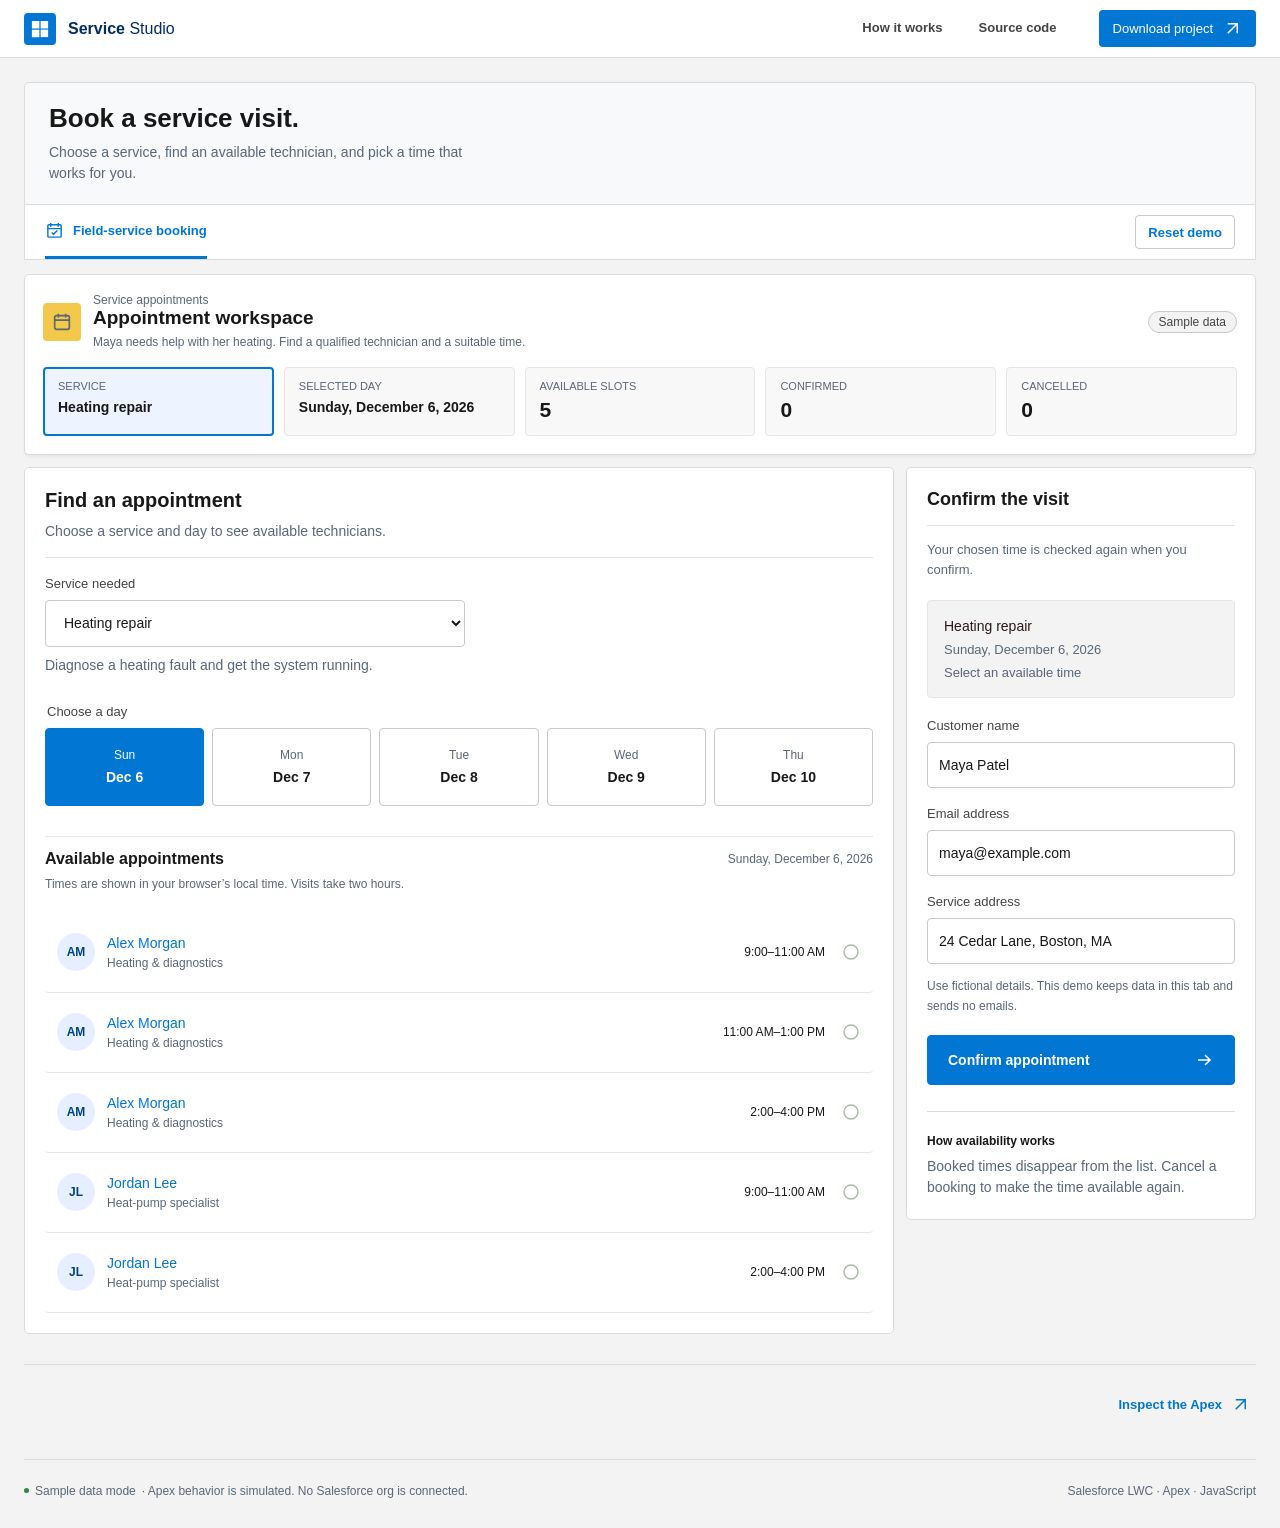
<file: demo/index.html>
<!doctype html>
<html lang="en">
  <head>
    <meta charset="UTF-8" />
    <meta name="viewport" content="width=device-width,initial-scale=1" />
    <meta
      name="description"
      content="Explore real Salesforce Lightning Web Components through a field-service booking demo. Inspect the LWC and Apex source."
    />
    <meta name="theme-color" content="#0176d3" />
    <title>Service Studio — Salesforce LWC & Apex</title>
    <link rel="preconnect" href="https://fonts.googleapis.com" />
    <link rel="preconnect" href="https://fonts.gstatic.com" crossorigin />
    <link href="https://fonts.googleapis.com/css2?family=Inter+Tight:ital,wght@0,300;0,400;0,500;0,600;1,300;1,400&display=swap" rel="stylesheet" />
    <style>
      @font-face {
        font-family: Studio;
        src: url("assets/studio.woff2");
        font-display: swap;
      }
      * {
        box-sizing: border-box;
      }
      body {
        margin: 0;
        background: #f3f3f3;
        color: #181818;
        font-family: "Inter Tight", Studio, "Segoe UI", sans-serif;
      }
      button,
      input,
      select,
      textarea {
        font: inherit;
        caret-color: #0176d3;
      }
      ::selection {
        background: #e9d1bf;
        color: #181818;
      }
      * {
        scrollbar-color: #a5a79f #f3f3f3;
        scrollbar-width: thin;
      }
      #app {
        min-height: 100vh;
      }
      button,
      a {
        -webkit-tap-highlight-color: transparent;
      }
      html {
        font-variant-numeric: tabular-nums;
      }
    </style>
  </head>
  <body>
    <div id="app"></div>
    <noscript
      >This interactive LWC portfolio needs JavaScript enabled.</noscript
    >
    <script type="module" src="assets/app.js?v=availability-2"></script>
  </body>
</html>
</file>
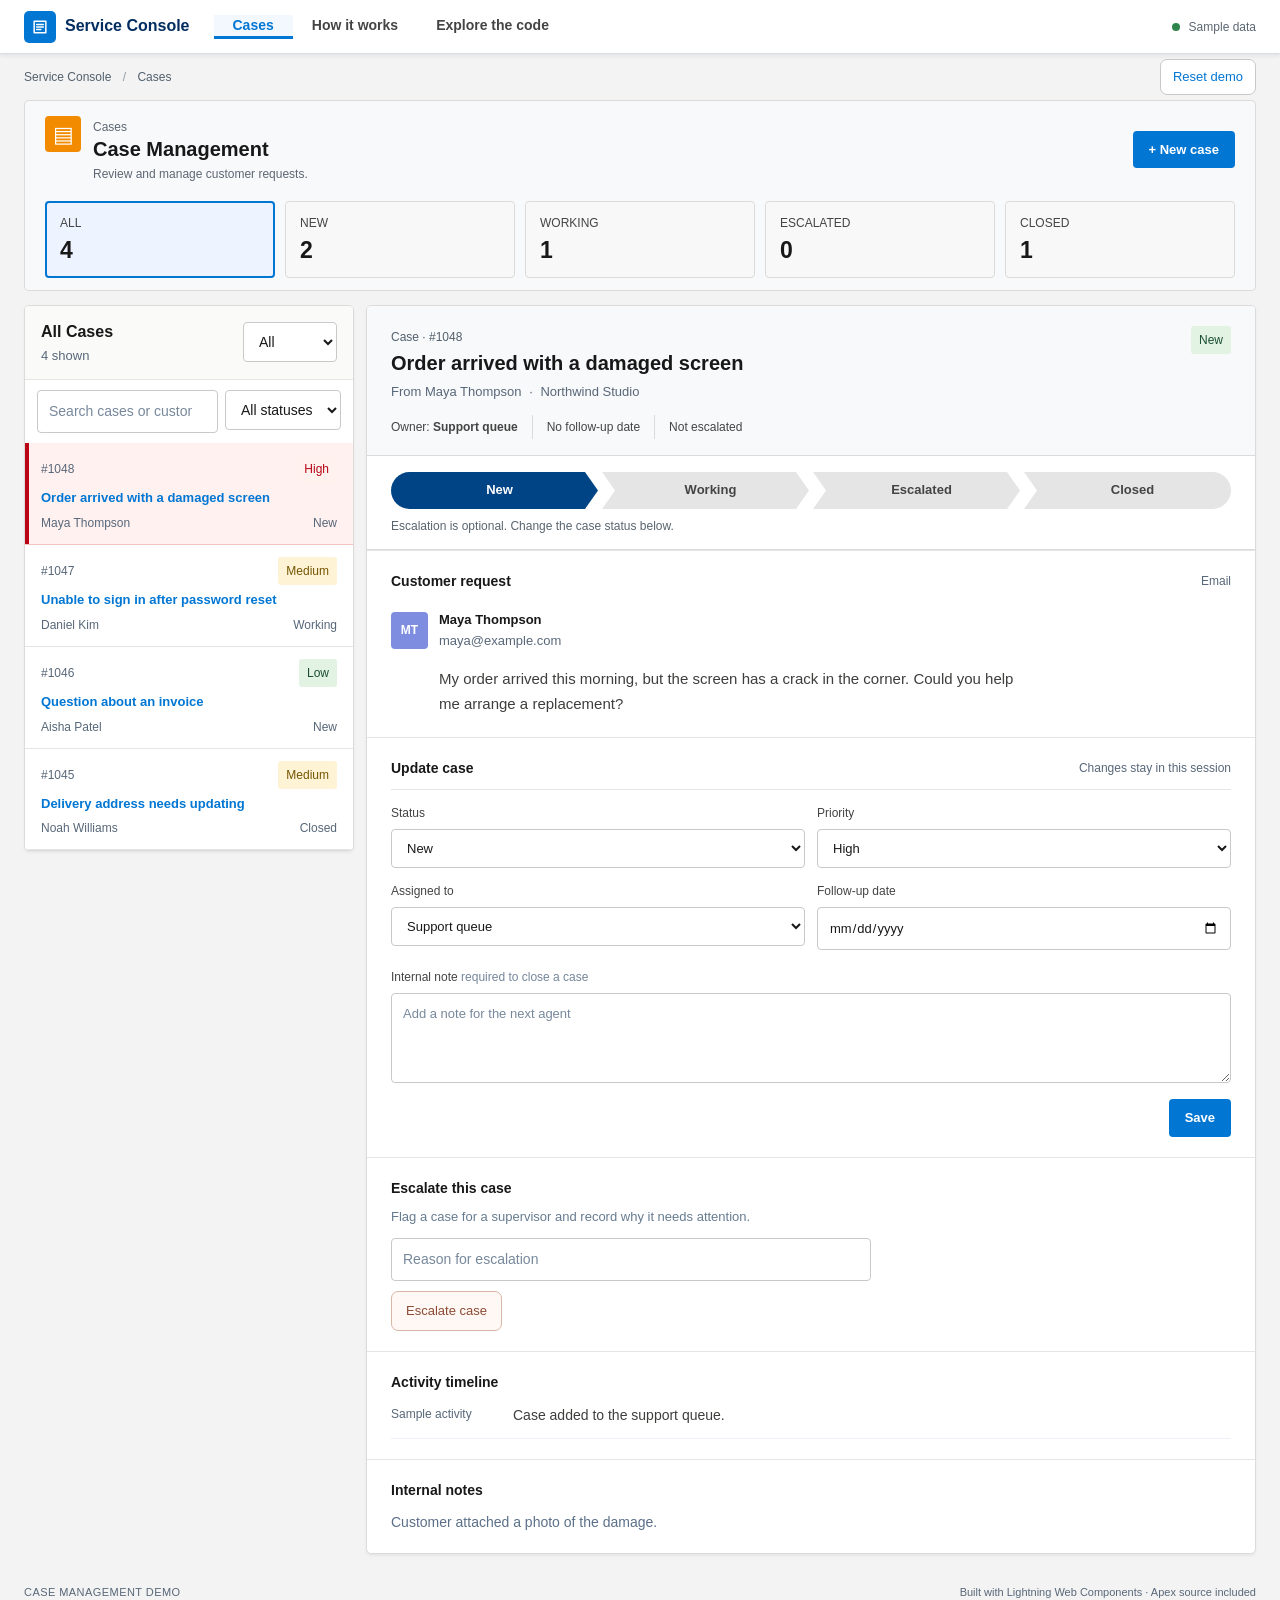
<file: projects/case-management/index.html>
<!doctype html><html lang="en"><head><meta charset="utf-8"><meta name="viewport" content="width=device-width,initial-scale=1"><meta name="theme-color" content="#f3f3f3"><meta name="description" content="Explore a Salesforce case management workflow built with Lightning Web Components and Apex."><title>Support Desk — Case Management</title><link href="https://fonts.googleapis.com/css2?family=Plus+Jakarta+Sans:wght@400;500;600;700&display=swap" rel="stylesheet"><link rel="preconnect" href="https://fonts.googleapis.com"><link rel="preconnect" href="https://fonts.gstatic.com" crossorigin><link href="https://fonts.googleapis.com/css2?family=Instrument+Serif:ital@0;1&family=Barlow:wght@300;400;500;600&display=swap" rel="stylesheet"><style>@font-face{font-family:Studio;src:url('assets/studio.woff2');font-display:swap}*{box-sizing:border-box}body{margin:0;font-family:"Plus Jakarta Sans",Studio,system-ui,sans-serif;background:#f3f3f3;color:#181818}::selection{background:#0176d3;color:#fff}</style></head><body><div id="app"></div><noscript>This interactive demo requires JavaScript.</noscript><script type="module" src="assets/app.js"></script></body></html>
</file>
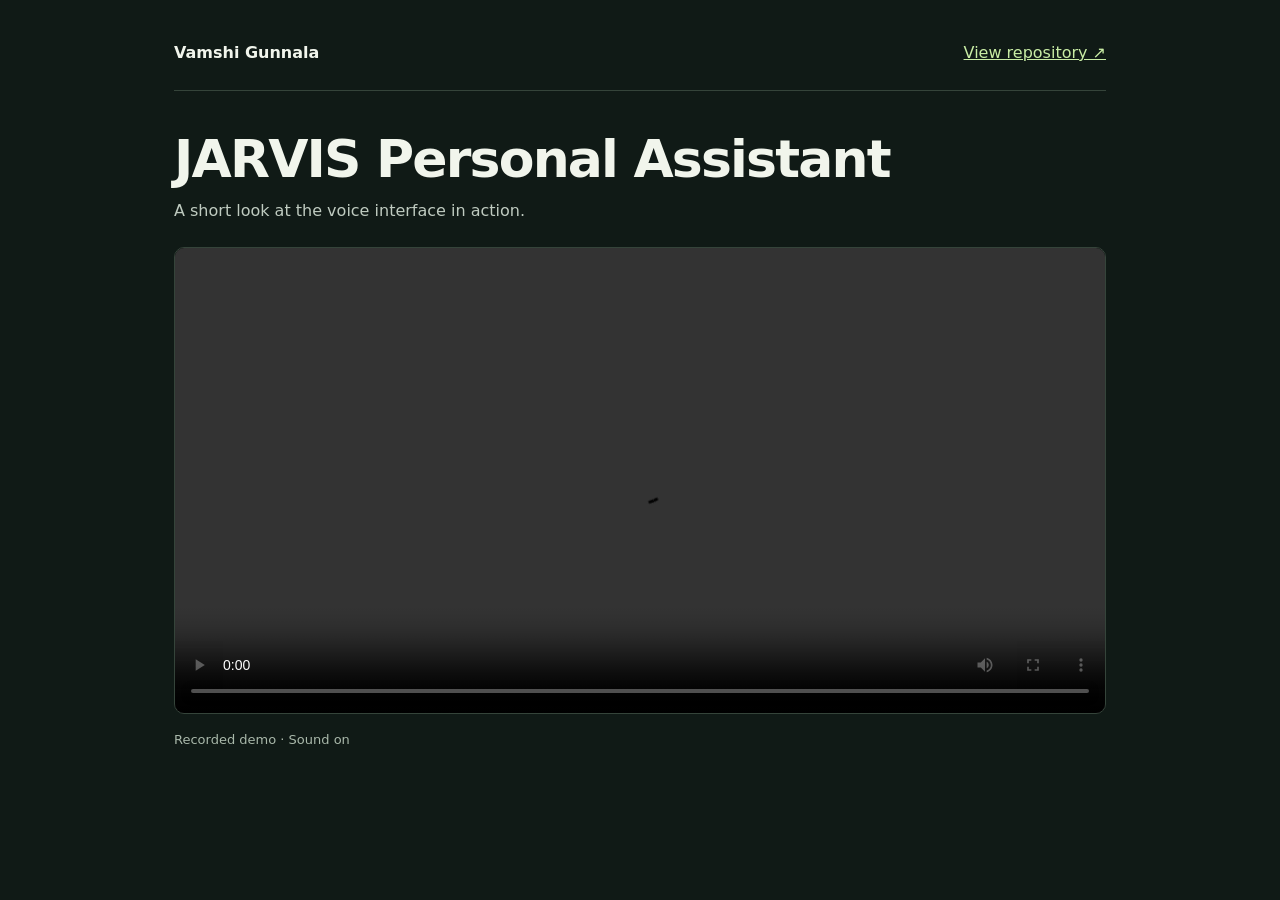
<file: projects/jarvis-demo/index.html>
<!doctype html>
<html lang="en"><head><meta charset="utf-8"><meta name="viewport" content="width=device-width,initial-scale=1"><meta name="theme-color" content="#101a16"><title>JARVIS demo | Vamshi Gunnala</title><style>*{box-sizing:border-box}body{margin:0;background:#101a16;color:#f1f5ec;font:16px/1.6 system-ui,sans-serif}main{max-width:980px;margin:auto;padding:40px 24px 64px}a{color:#c9eda5}header{display:flex;justify-content:space-between;gap:20px;align-items:center;padding-bottom:24px;border-bottom:1px solid #35443a}h1{font-size:clamp(32px,5vw,52px);line-height:1.1;letter-spacing:-.035em;margin:40px 0 10px}p{color:#bfcbc0;margin:0 0 24px}video{width:100%;max-height:78vh;display:block;background:#050908;border:1px solid #35443a;border-radius:10px}footer{color:#a9b8aa;font-size:13px;margin-top:16px}</style></head><body><main><header><strong>Vamshi Gunnala</strong><a href="https://github.com/vamshi4067/jarvis-personal-assistant" target="_blank" rel="noopener noreferrer">View repository ↗</a></header><h1>JARVIS Personal Assistant</h1><p>A short look at the voice interface in action.</p><video controls playsinline preload="metadata"><source src="../../assets/videos/jarvis-demo-full.mp4" type="video/mp4">Your browser does not support embedded video.</video><footer>Recorded demo · Sound on</footer></main></body></html>
</file>
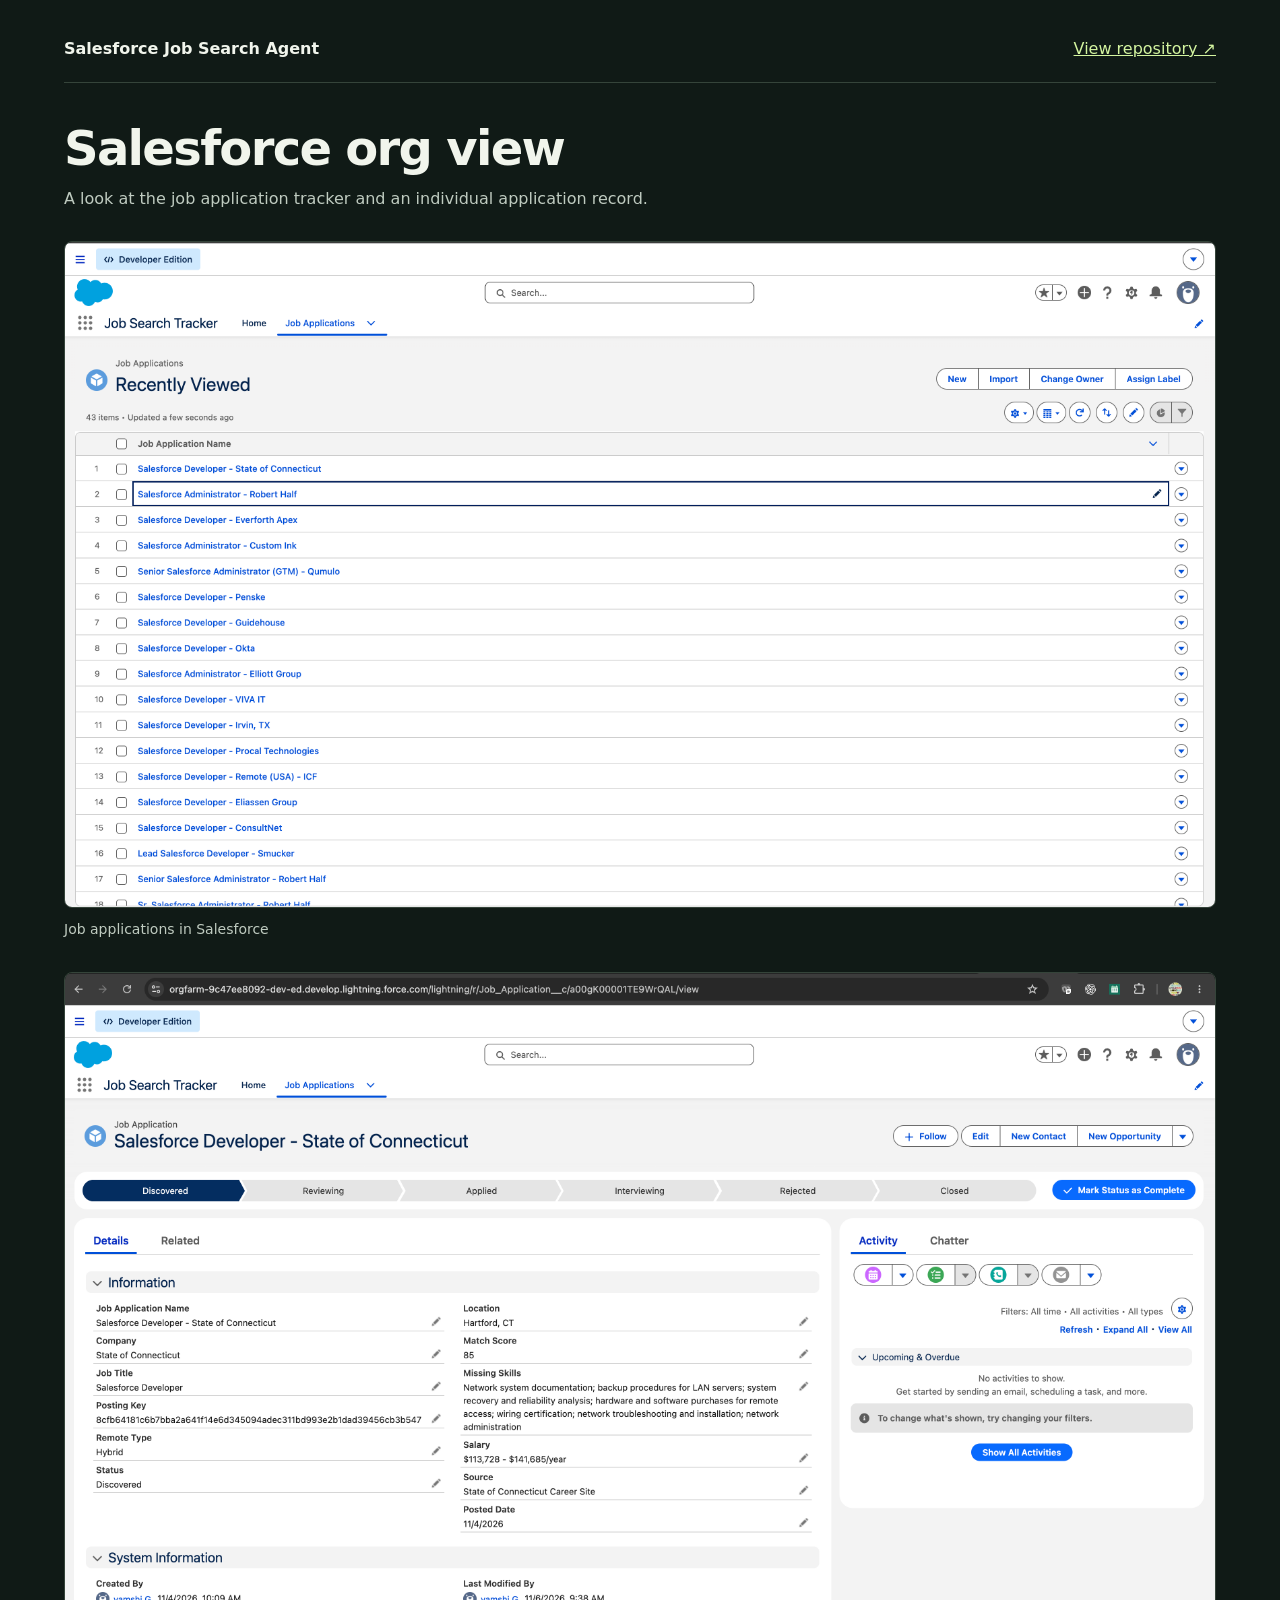
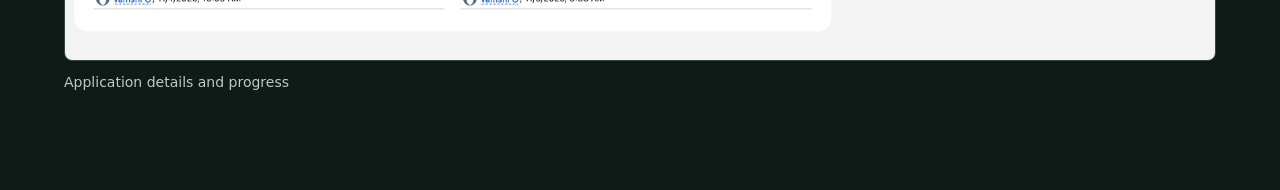
<file: projects/job-search-org/index.html>
<!doctype html>
<html lang="en"><head><meta charset="utf-8"><meta name="viewport" content="width=device-width,initial-scale=1"><meta name="theme-color" content="#101a16"><title>Salesforce org view | Job Search Agent</title><style>*{box-sizing:border-box}body{margin:0;background:#101a16;color:#f1f5ec;font:16px/1.6 system-ui,sans-serif}main{max-width:1200px;margin:auto;padding:36px 24px 64px}header{display:flex;align-items:center;justify-content:space-between;gap:20px;padding-bottom:20px;border-bottom:1px solid #35443a}a{color:#d4f5a0}h1{font-size:clamp(30px,4vw,48px);line-height:1.15;letter-spacing:-.035em;margin:38px 0 10px}p,figcaption{color:#bfcbc0}p{margin:0 0 30px}figure{margin:0 0 32px}img{width:100%;height:auto;display:block;border:1px solid #35443a;border-radius:8px}figcaption{font-size:14px;margin-top:10px}</style></head><body><main><header><strong>Salesforce Job Search Agent</strong><a href="https://github.com/vamshi4067/salesforce-job-search-agent" target="_blank" rel="noopener noreferrer">View repository ↗</a></header><h1>Salesforce org view</h1><p>A look at the job application tracker and an individual application record.</p><figure><img src="../../assets/projects/job-search-list.png" alt="Salesforce Job Search Tracker showing a list of job applications"><figcaption>Job applications in Salesforce</figcaption></figure><figure><img src="../../assets/projects/job-search-record.png" alt="Salesforce job application record with status, match score and job details" loading="lazy"><figcaption>Application details and progress</figcaption></figure></main></body></html>
</file>
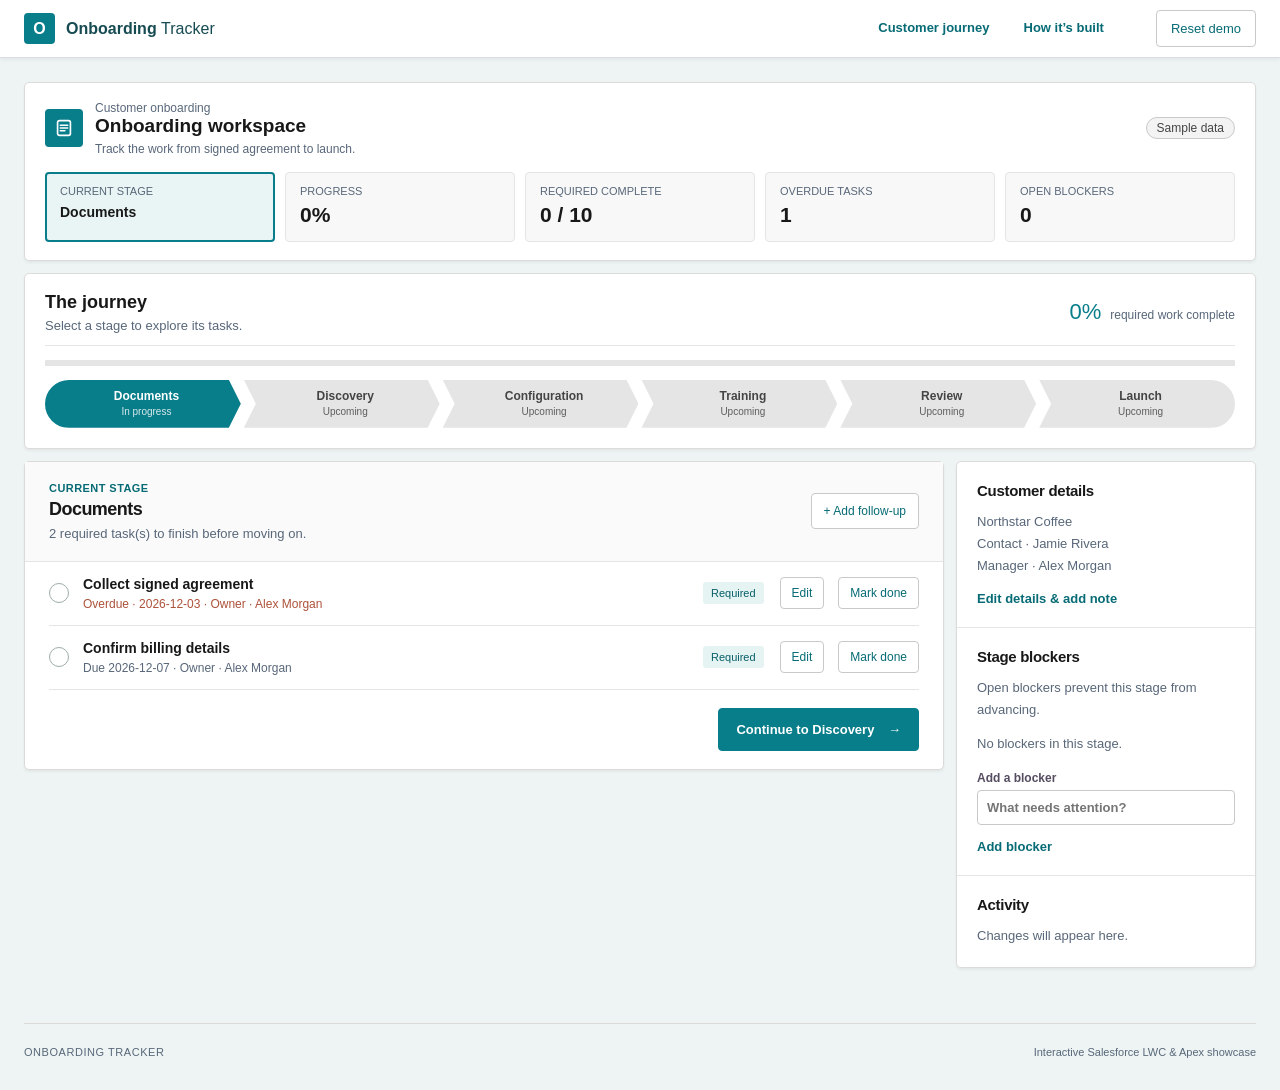
<file: projects/onboarding/index.html>
<!doctype html><html lang="en"><head><meta charset="utf-8"><meta name="viewport" content="width=device-width,initial-scale=1"><meta name="theme-color" content="#edf4f3"><meta name="description" content="A customer onboarding journey built with Salesforce Lightning Web Components and Apex."><title>Onboarding Tracker — Customer Journey</title><style>@font-face{font-family:Studio;src:url('assets/studio.woff2');font-display:swap}*{box-sizing:border-box}body{margin:0;background:#edf4f3;color:#181818;font-family:Studio,system-ui,sans-serif}::selection{background:#cfe6ff;color:#172e3a}</style></head><body><div id="app"></div><noscript>This interactive demo requires JavaScript.</noscript><script type="module" src="assets/app.js"></script></body></html>
</file>
<file: styles.css>
@font-face{font-family:Studio;src:url('assets/studio.woff2') format('woff2');font-display:swap}
:root{--bg:#101916;--surface:#17221d;--ink:#f0f3eb;--muted:#b3c1b5;--line:#35473b;--accent:#d1efaa;--accent-ink:#172418;scroll-behavior:smooth;color-scheme:dark}
*{box-sizing:border-box}body{margin:0;background:var(--bg);color:var(--ink);font:16px/1.7 Studio,system-ui,sans-serif;-webkit-font-smoothing:antialiased}::selection{background:var(--accent);color:var(--accent-ink)}a{color:inherit;text-decoration:none;text-underline-offset:5px}button{font:inherit}a:focus-visible,button:focus-visible,summary:focus-visible{outline:3px solid var(--accent);outline-offset:5px}.wrap{width:min(100% - 80px,1200px);margin-inline:auto}.skip{position:fixed;left:12px;top:-100px;z-index:100;background:var(--accent);color:#152016;padding:10px 18px}.skip:focus{top:12px}.header{position:absolute;top:0;left:0;right:0;z-index:10;padding-top:20px}.nav{min-height:65px;display:flex;align-items:center;gap:24px;border:1px solid #394a3e;border-radius:12px;background:#142019;padding:0 20px}.wordmark{font-size:21px;font-weight:700;letter-spacing:-.035em;white-space:nowrap}.wordmark span{color:var(--accent)}.navlinks{display:flex;gap:30px;margin:auto;font-size:14px;color:var(--muted)}.navlinks a:hover,.footer a:hover{color:var(--accent)}.nav-contact{font-size:13px;padding:9px 16px;border-radius:5px;background:var(--accent);color:var(--accent-ink);font-weight:600}.nav-contact span{margin-left:10px}.menu-toggle{display:none;background:none;border:0;color:var(--ink);padding:12px}.menu-toggle span{display:block;background:currentColor;width:23px;height:2px;margin:5px 0}.mobile-nav{position:absolute;top:90px;left:20px;right:20px;padding:12px 20px;background:#19271e;border:1px solid var(--line);border-radius:8px}.mobile-nav a{display:block;padding:10px 0}.mobile-nav[hidden]{display:none}.hero{position:relative;min-height:760px;display:flex;overflow:hidden;background:#0d1714}.terrain{position:absolute;inset:0;width:100%;height:100%;pointer-events:none}.hero:before{content:"";position:absolute;inset:0;background:transparent;opacity:1;pointer-events:none}.hero-inner{position:relative;display:flex;flex-direction:column;justify-content:center;padding-top:135px;padding-bottom:36px;min-height:760px}.intro-line{display:flex;align-items:center;gap:13px;font-size:12px;letter-spacing:.13em;color:#c5d3c5}.divider{height:1px;width:30px;background:#899d8d}.hero h1{margin:35px 0 0;font-size:clamp(54px,7.2vw,96px);font-weight:600;line-height:1.04;letter-spacing:-.04em;max-width:900px}.hero h1 em{font-style:normal;color:var(--accent)}.hero-bottom{display:flex;justify-content:space-between;align-items:end;gap:45px;margin-top:35px}.hero-bottom p{max-width:49ch;margin:0;color:#c4d0c5;font-size:16px;line-height:1.8}.hero-actions{display:flex;gap:10px;align-items:center;flex-wrap:wrap}.button{min-height:48px;padding:12px 18px;display:inline-flex;align-items:center;justify-content:center;gap:32px;border-radius:5px;font-size:13px;font-weight:600;transition:background .2s,color .2s,border-color .2s}.button-light{background:var(--accent);color:var(--accent-ink)}.button-light:hover{background:#e7f8d1}.button-outline{border:1px solid #758779;background:transparent}.button-outline:hover{background:#26382b}.hero-foot{display:flex;justify-content:space-between;gap:25px;margin-top:auto;padding-top:80px;font-size:12px;letter-spacing:.11em;color:#abbcae}.hero-foot a{letter-spacing:0;font-size:12px}.hero-foot a span{margin-left:8px;color:var(--accent)}.section{padding:120px 0;scroll-margin-top:24px}.section-head{display:flex;justify-content:space-between;align-items:flex-start;gap:24px;margin-bottom:62px}.section-head h2,.contact h2{font-size:clamp(38px,4.2vw,56px);letter-spacing:-.035em;line-height:1.15;font-weight:500;margin:0}.section-head h2 span,.contact h2 span{color:#a9c3a9}.section-head>p{margin:12px 0 0;color:var(--accent);font-size:12px;letter-spacing:.14em;white-space:nowrap}.about{background:#1a2920}.about-grid{display:grid;grid-template-columns:minmax(0,1.2fr) minmax(280px,.8fr);gap:100px}.about-main p{color:#c0ccc0;margin:0 0 20px;max-width:65ch}.about-main .lead{font-size:23px;line-height:1.5;color:var(--ink);max-width:40ch}.text-link{display:inline-block;color:var(--accent);font-size:13px;font-weight:600;text-decoration:underline;text-decoration-color:#819c78;text-underline-offset:6px}.text-link:hover{text-decoration-color:var(--accent)}.text-link span{margin-left:8px}.profile-facts{border-top:1px solid #5a6a5a}.profile-facts div{padding:20px 0;border-bottom:1px solid #465848}.profile-facts span,.profile-facts small,.profile-facts strong{display:block}.profile-facts span{color:#acc2aa;font-size:12px;letter-spacing:.13em;margin-bottom:7px}.profile-facts strong{font-size:15px;font-weight:500}.profile-facts small{color:#b5c5b6;font-size:13px}.expertise-list{border-top:1px solid var(--line)}.expertise-list article{display:grid;grid-template-columns:48px minmax(0,1fr) minmax(220px,.75fr);gap:30px;padding:35px 0;border-bottom:1px solid var(--line)}.expertise-number{font-size:12px;color:var(--accent)}.expertise-list h3,.credentials h3{font-size:22px;font-weight:500;line-height:1.3;margin:0 0 12px}.expertise-list p,.project-copy>p,.timeline p{color:var(--muted);margin:0;max-width:58ch;font-size:14px;line-height:1.8}.tags{display:flex;flex-wrap:wrap;gap:8px;align-content:start}.tags span{display:inline-block;border:1px solid #526857;border-radius:3px;padding:4px 9px;font-size:12px;line-height:1.4;color:#d7e2d4;white-space:nowrap}.projects{background:#e8eee4;color:#1d2c22}.projects .section-head h2 span{color:#4e6950}.projects .section-head>p{color:#506b50}.project-intro{display:flex;justify-content:space-between;align-items:end;gap:25px;margin:-12px 0 30px}.project-intro p{max-width:60ch;color:#405347;margin:0;font-size:15px}.project-intro>span{font-size:12px;letter-spacing:.1em;color:#465d49;white-space:nowrap}.project{display:grid;grid-template-columns:1fr 1fr;background:#f6f8f3;border:1px solid #c5d2c2;min-width:0}.project-preview{padding:42px;background:#253d30;color:#e8efe3;display:flex;flex-direction:column;min-height:490px}.preview-top{display:flex;align-items:center;gap:12px;color:#b8cdb8;font-size:12px;letter-spacing:.12em}.preview-top>span:last-child{margin-left:auto}.preview-mark{font-size:22px;color:#f2f7ef;font-weight:700}.preview-mark span{color:var(--accent)}.preview-body{background:#eff3ec;color:#263c2c;margin:auto 0;padding:30px;box-shadow:0 18px 36px #0b1e1480}.preview-title{border-bottom:1px solid #c8d5c6;padding-bottom:20px;margin-bottom:8px}.preview-title span,.preview-title strong{display:block}.preview-title span{font-size:12px;letter-spacing:.13em;color:#536c57}.preview-title strong{font-size:22px;font-weight:600}.preview-row{display:flex;justify-content:space-between;gap:10px;padding:12px 0;border-bottom:1px solid #d6dfd3;font-size:12px}.preview-total{display:flex;justify-content:space-between;align-items:center;padding:19px 0 0;font-size:13px}.preview-total strong{font-size:21px}.preview-stamp{margin-top:18px;display:inline-block;border:1px solid #8b9e73;padding:5px 9px;color:#516542;font-size:12px;letter-spacing:.08em}.project-copy{padding:48px;display:flex;flex-direction:column;justify-content:center}.project-meta{display:flex;justify-content:space-between;gap:10px;color:#58715b;font-size:12px;letter-spacing:.12em}.project-copy h3{font-size:38px;line-height:1.15;letter-spacing:-.035em;font-weight:600;margin:20px 0}.project-copy>p{color:#465c4b;font-size:14px}.project-copy ul{padding-left:18px;margin:20px 0;color:#465c4b;font-size:13px}.project-copy li+li{margin-top:9px}.project-copy .tags span{border-color:#b7c9b4;color:#345039}.project-actions{display:flex;align-items:center;gap:23px;flex-wrap:wrap;margin-top:30px}.project-actions .button{background:#254332;color:#fff}.project-actions .button:hover{background:#182d20}.project-actions .text-link{color:#34553c}.project-copy .demo-note{font-size:12px;line-height:1.6;margin-top:20px;color:#586f5d}.experience{background:#132018}.timeline{border-top:1px solid var(--line)}.timeline article{display:grid;grid-template-columns:.9fr 1.1fr;gap:70px;border-bottom:1px solid var(--line);padding:34px 0}.timeline article>div:first-child>span{font-size:12px;color:#b8cbb7;letter-spacing:.1em}.timeline h3{font-weight:500;font-size:23px;margin:9px 0 0;line-height:1.25}.timeline small{color:var(--muted);font-size:12px}.timeline h4{font-weight:500;font-size:18px;margin:0 0 12px}.timeline .tags{margin-top:20px}.earlier summary{display:flex;justify-content:space-between;cursor:pointer;padding:26px 0;color:var(--accent);font-weight:600;font-size:14px;list-style:none;border-bottom:1px solid var(--line)}.earlier summary::-webkit-details-marker{display:none}.earlier[open] summary span{transform:rotate(45deg)}.credentials-grid{display:grid;grid-template-columns:1fr 1fr .9fr;gap:50px}.credentials-grid>div{border-top:1px solid var(--line);padding-top:24px}.credentials-grid ul{list-style:none;padding:0;margin:0}.credentials-grid li,.credentials-grid p{color:var(--muted);font-size:14px;line-height:1.8;margin:0 0 8px}.credentials-grid p span{font-size:13px}.credentials-grid .text-link{margin-top:18px}.contact{background:#cfe8b3;color:#1b3020}.contact-inner{display:flex;align-items:end;justify-content:space-between;gap:40px}.contact h2 span{color:#365c39}.contact p{max-width:50ch;color:#35513a;font-size:15px;margin:23px 0 0}.contact .button{background:#233f2b;color:white;white-space:nowrap}.contact .button:hover{background:#132719}.contact-email{display:inline-block;color:#1b3020;font-size:15px;font-weight:600;text-decoration:underline;margin-top:15px}.footer{display:flex;align-items:center;justify-content:space-between;gap:20px;padding-block:32px;color:var(--muted);font-size:12px}.footer .wordmark{color:var(--ink)}
@media(max-width:1000px){.navlinks{gap:16px}.about-grid{gap:45px}.project-copy{padding:35px}.project-preview{padding:30px}.project-intro{display:block}.project-intro>span{display:block;margin-top:20px}.credentials-grid{gap:25px}}
@media(max-width:760px){.wrap{width:min(100% - 40px,600px)}.nav{min-height:60px}.navlinks,.nav-contact{display:none}.menu-toggle{display:block;margin-left:auto}.hero,.hero-inner{min-height:720px}.hero-inner{padding-top:130px;padding-bottom:25px}.hero h1{font-size:clamp(50px,11vw,72px);margin-top:35px}.intro-line{font-size:12px;gap:8px;flex-wrap:wrap}.divider{width:17px}.hero-bottom{display:block;margin-top:24px}.hero-bottom p{font-size:15px}.hero-actions{margin-top:25px}.hero-foot{padding-top:58px}.hero-foot span{font-size:12px;max-width:22ch}.hero-foot a{white-space:nowrap}.section{padding:80px 0}.section-head{display:block;margin-bottom:36px}.section-head>p{margin-top:18px}.about-grid,.credentials-grid{grid-template-columns:1fr;gap:30px}.about-main .lead{font-size:21px}.expertise-list article{grid-template-columns:26px 1fr;gap:12px;padding:28px 0}.expertise-list article .tags{grid-column:2}.project{grid-template-columns:1fr}.project-preview{min-height:370px;padding:22px}.preview-body{padding:22px}.project-copy{padding:28px 24px}.project-copy h3{font-size:32px}.project-meta{font-size:12px}.project-actions{gap:18px}.timeline article{grid-template-columns:1fr;gap:17px;padding:28px 0}.timeline h3{font-size:20px}.contact-inner{display:block}.contact .button{margin-top:28px}.footer{flex-wrap:wrap}.footer>span{order:3;width:100%}}
@media(prefers-reduced-motion:reduce){:root{scroll-behavior:auto}.button{transition:none}}
/* Personal palette: quiet charcoal and blue, inspired by the portrait. */
:root{--bg:#121923;--surface:#1a2633;--ink:#f0f3f7;--muted:#bcc8d2;--line:#374858;--accent:#c7d9ec;--accent-ink:#16273a}
body{background:var(--bg)}.header{position:fixed;padding-top:16px}.nav{background:#16212c;border-color:#3c4b5a}.nav-contact{background:var(--accent)}.github-icon{width:40px;height:40px;display:grid;place-items:center;color:#d9e1ea}.github-icon svg,.footer-links svg{width:20px;height:20px}.github-icon:hover,.footer-links a:hover{color:#fff}.mobile-nav{background:#1b2936;border-color:#435361}.hero{background:#101923}.hero-inner{padding-top:155px}.hero h1 em{color:#c7d9ec}.availability{display:inline-flex;align-items:center;gap:9px;align-self:flex-start;margin:0 0 20px;padding:7px 12px;border:1px solid #4a5b6c;border-radius:20px;color:#d4dfea;font-size:12px;line-height:1.4}.availability span{width:7px;height:7px;border-radius:50%;background:#a8d3b1}.hero-bottom p{color:#c4d0db}.hero-foot{color:#b3c1d0}.button-outline:hover{background:#243646}.section{scroll-margin-top:95px}.section-head h2 span,.contact h2 span{color:#a9bed4}.about{background:#1b2a38}.about-grid{grid-template-columns:minmax(220px,.72fr) minmax(0,1.15fr);gap:38px 70px;align-items:start}.portrait{margin:0;grid-row:span 2;border-radius:8px;overflow:hidden;background:#283744}.portrait img{display:block;width:100%;height:auto;aspect-ratio:4/5;object-fit:cover;object-position:center 25%}.portrait figcaption{display:flex;justify-content:space-between;gap:12px;flex-wrap:wrap;align-items:center;background:#243646;padding:15px 18px}.portrait figcaption strong{font-size:15px;font-weight:600}.portrait figcaption span{font-size:12px;color:#c4d2df}.profile-facts{grid-column:2;border-color:#52687b}.profile-facts div{border-color:#43586a}.profile-facts span{color:#b8cada}.profile-facts small,.about-main p{color:#c0cdd7}.about-resume{display:inline-block;font-size:13px;font-weight:600;color:#d4e3f0;margin-left:25px;text-decoration:underline;text-underline-offset:6px}.about-resume span{margin-left:6px}.skills-layout{display:grid;grid-template-columns:minmax(220px,.75fr) minmax(0,1.25fr);gap:65px;align-items:start}.skills-heading{position:sticky;top:115px}.skills-heading h2{font-size:clamp(38px,4.2vw,56px);letter-spacing:-.035em;line-height:1.15;font-weight:500;margin:0}.skills-heading h2 span{color:#a9bed4}.skills-heading p{max-width:35ch;color:#bdc9d3;font-size:14px;margin:23px 0 0}.skills-grid{display:grid;grid-template-columns:repeat(2,minmax(0,1fr));gap:14px}.skill-card{background:#1a2734;border:1px solid #344858;border-radius:9px;padding:25px;min-height:190px}.skill-card>svg{width:24px;height:24px;fill:none;stroke:#bdd3e8;stroke-width:1.5;stroke-linejoin:round;stroke-linecap:round}.skill-card h3{font-size:17px;font-weight:600;margin:22px 0 17px}.tags span{border-color:#50677b;color:#d6e0e9}.projects{background:#e9edf1;color:#1c2d3e}.projects .section-head h2 span{color:#627a91}.projects .section-head>p{color:#526a80}.project-intro p{color:#46596a}.project-intro>span{color:#526879}.project{background:#f7f9fb;border-color:#c6d0d9}.project-preview{background:#293c50;color:#e8eff6}.preview-top{color:#c5d4df}.preview-mark span{color:#c7d9ec}.preview-body{background:#f1f4f7;color:#263a4c;box-shadow:0 18px 36px #111b2580}.preview-title span{color:#516778}.preview-title,.preview-row{border-color:#cbd5de}.preview-stamp{border-color:#8498a7;color:#4c6475}.project-copy>p,.project-copy ul{color:#465a6b}.project-meta{color:#526d82}.project-copy .tags span{border-color:#b8c8d3;color:#345064}.project-actions .button{background:#29455d}.project-actions .button:hover{background:#1d3448}.project-actions .text-link{color:#355d78}.project-copy .demo-note{color:#526b7b}.experience{background:#182430}.timeline article>div:first-child>span{color:#bdccda}.credentials-grid li,.credentials-grid p{color:#bdc9d3}.contact{background:#192633;color:var(--ink)}.contact-inner{display:block}.contact-intro{max-width:760px;margin:0 auto;text-align:center}.contact h2{font-size:clamp(44px,5vw,65px)}.contact h2 span{color:var(--accent)}.contact p{color:#bfccd6;margin:20px auto 0}.contact-methods{display:grid;grid-template-columns:1fr 1fr;gap:16px;margin-top:48px}.contact-card{background:#202f3e;border:1px solid #425464;border-radius:9px;padding:25px;min-width:0}.contact-card-top{display:flex;align-items:flex-start;justify-content:space-between;gap:15px;margin-bottom:18px}.contact-icon{display:grid;place-items:center;width:45px;height:45px;border:1px solid #516477;border-radius:7px;color:#c7d9ec}.contact-icon svg{width:21px;height:21px;stroke:currentColor;stroke-width:1.6;fill:none}.contact-icon svg path[fill]{stroke:none}.contact-card>span{display:block;color:#b7c7d4;font-size:12px;letter-spacing:.1em;margin-bottom:6px}.contact-card>a{font-size:16px;font-weight:600;overflow-wrap:anywhere}.contact-card>a:hover{text-decoration:underline}.copy-email{font-size:12px;background:transparent;border:1px solid #6b7f90;color:#e2eaf1;border-radius:5px;padding:7px 10px;cursor:pointer}.copy-email:hover{background:#314556}.contact-actions{text-align:center;margin-top:28px}.contact .button{background:#c7d9ec;color:#16273a}.contact .button:hover{background:#e0ebf5}.contact .copy-status{min-height:1.7em;text-align:center;font-size:12px;margin:10px 0 0}.footer{border-top:1px solid #334452}.footer-links{display:flex;align-items:center;gap:20px}.footer-links a{display:inline-flex;align-items:center;min-height:40px}.footer-links svg{stroke:currentColor;stroke-width:1.5;fill:none}.footer-links svg path[fill]{stroke:none}
@media(max-width:1000px){.skills-layout{gap:30px}.about-grid{gap:30px}.skill-card{padding:20px}}
@media(max-width:760px){.header{padding-top:10px}.nav{background:#16212c}.github-icon{margin-left:auto}.menu-toggle{margin-left:0}.hero-inner{padding-top:140px}.hero h1{margin-top:10px}.hero-bottom{margin-top:24px}.about-grid{grid-template-columns:1fr;gap:30px}.portrait{grid-row:auto;max-width:400px}.profile-facts{grid-column:auto}.about-resume{margin:18px 0 0;display:block}.skills-layout{display:block}.skills-heading{position:static}.skills-heading p{margin-bottom:30px}.skills-grid{grid-template-columns:repeat(2,minmax(0,1fr));gap:10px}.skill-card{padding:18px 14px;min-height:170px}.skill-card h3{font-size:15px;margin:17px 0 12px}.skill-card .tags span{white-space:normal}.contact-methods{grid-template-columns:1fr;margin-top:30px}.contact .button{margin-top:0}.footer-links{gap:15px}.footer>span{order:3;width:100%}}
@media(max-width:380px){.skills-grid{grid-template-columns:1fr}.skill-card{min-height:0}.hero-actions .button{width:100%}.contact-card{padding:20px}}
/* Career timeline: company marks lead, with resume details easy to scan. */
.timeline-list{position:relative;list-style:none;margin:0;padding:0 0 0 42px}
.timeline-list::before{content:"";position:absolute;left:8px;top:18px;bottom:18px;width:1px;background:#587083}
.timeline-item{position:relative;margin:0 0 22px}
.timeline-item:last-child{margin-bottom:0}
.timeline-item::before{content:"";position:absolute;left:-40px;top:32px;width:11px;height:11px;border:3px solid #c7d9ec;border-radius:50%;background:#182430;box-shadow:0 0 0 4px #182430}
.career-card{border:1px solid #3a4e5e;border-radius:10px;background:#1d2c39;padding:28px 32px}
.career-top{display:flex;align-items:center;justify-content:space-between;gap:24px;padding-bottom:22px;border-bottom:1px solid #394c5a}
.career-identity{display:flex;align-items:center;gap:18px;min-width:0}
.company-logo{display:grid;place-items:center;flex:0 0 66px;width:66px;height:66px;overflow:hidden;background:#fff;border-radius:6px}
.company-logo img{display:block;width:100%;height:100%;object-fit:contain}
.career-identity h3{font-size:21px;line-height:1.3;letter-spacing:-.015em;font-weight:600;margin:0;color:#f0f3f7}
.company-name{margin:5px 0 0;color:#c7d9ec;font-size:14px;font-weight:600}
.career-location{font-size:12px;font-weight:400;color:#bdcbd7;margin-left:12px}
.career-date{flex:none;border:1px solid #596e80;border-radius:20px;padding:6px 12px;color:#d7e5f1;font-size:12px;line-height:1.4;white-space:nowrap}
.career-highlights{margin:20px 0 0;padding:0 0 0 19px;color:#c1cdd7;font-size:14px;line-height:1.8;max-width:86ch}
.career-highlights li{padding-left:4px}.career-highlights li+li{margin-top:8px}.career-highlights li::marker{color:#a8c3dd}
@media(max-width:760px){.timeline-list{padding-left:26px}.timeline-list::before{left:6px}.timeline-item::before{left:-25px;top:27px;width:9px;height:9px}.career-card{padding:22px 18px}.career-top{display:block;padding-bottom:18px}.career-identity{align-items:flex-start;gap:13px}.company-logo{width:55px;height:55px;flex-basis:55px}.career-identity h3{font-size:18px}.career-location{display:block;margin:2px 0 0}.career-date{display:inline-block;margin:16px 0 0 68px}.career-highlights{font-size:14px;line-height:1.7;margin-top:17px}}

/* Reference-inspired dark green portfolio: Inter body, Outfit display, lime accents. */
:root{--bg:#0c120f;--surface:#172019;--ink:#f1f2eb;--muted:#a7ada3;--line:#2e3b30;--accent:#d4f5a0;--accent-ink:#10180f;color-scheme:dark}
body{background:var(--bg);font-family:Inter,Studio,system-ui,sans-serif;color:var(--ink);line-height:1.6}
h1,h2,h3,.wordmark{font-family:Outfit,Inter,Studio,sans-serif}.wrap{width:min(100% - 96px,1440px)}.header{position:fixed;padding-top:16px}.nav{min-height:68px;background:rgba(16,23,18,.94);border:1px solid #303b30;border-radius:18px;padding:0 24px}.wordmark{font-size:21px}.navlinks{gap:30px;color:#aaaea5}.nav-contact{border-radius:999px;background:#d4f5a0;color:#18210f;padding:12px 23px}.github-icon{color:#adb4a8}.mobile-nav{background:#121b15;border-color:#303f31}
.hero{background:#090f10;min-height:100svh}.hero:before{content:'';position:absolute;inset:0;background:radial-gradient(ellipse at 50% 68%,rgba(61,103,78,.36),transparent 54%),linear-gradient(#090f12,#101e1b 68%,#09100e);pointer-events:none}.terrain{opacity:1}.hero-inner{min-height:100svh;display:flex;flex-direction:column;align-items:center;justify-content:center;text-align:center;padding:150px 0 110px;position:relative}.availability{align-self:center;color:#bbc9bd;border:1px solid #2e4036;background:rgba(185,229,180,.04);font-size:12px;padding:8px 17px;margin:0 0 22px}.availability span{background:#d4f5a0}.hero-identity{color:#bac9c0;font-size:14px;letter-spacing:.07em;margin:0 0 38px}.hero-identity span{color:#637b68;padding:0 18px}.hero h1{font-size:clamp(52px,7.8vw,110px);line-height:1.02;letter-spacing:-.06em;font-weight:500;max-width:1100px;margin:0;text-wrap:balance}.hero h1 em{font-style:normal;color:#b5d9ae}.hero-bottom{display:block;margin:30px auto 0}.hero-bottom p{font-size:15px;line-height:1.85;color:#b4c2b8;max-width:650px;margin:0 auto}.hero-actions{justify-content:center;margin-top:28px}.button{border-radius:999px}.button-light{background:#d8edc5;color:#172315;border-color:#d8edc5}.button-light:hover{background:#efffe0}.button-outline{border-color:#46574a;color:#eff3eb;background:#0b1511}.button-outline:hover{background:#243b2b}
.section{padding:115px 0;scroll-margin-top:90px}.section-head h2,.skills-heading h2{font-family:Outfit,Inter,sans-serif;font-weight:500;letter-spacing:-.045em;color:#f1f2eb}.section-head h2 span,.skills-heading h2 span{color:#b8d99f}.section-head>p{color:#c8eaa1}.about{background:#111a14}.about-grid{grid-template-columns:minmax(230px,.72fr) minmax(0,1.15fr);gap:38px 70px}.portrait{border-radius:20px;background:#1b261d}.portrait figcaption{background:#1b261d}.portrait figcaption span,.about-main p,.profile-facts small{color:#aebbb0}.profile-facts,.profile-facts div{border-color:#344538}.profile-facts span{color:#b9d6a7}.about-resume{color:#d4f5a0}.text-link{color:#d4f5a0}.expertise{background:#0c120f}.skills-heading p{color:#a7ada3}.skills-grid{gap:14px}.skill-card{background:linear-gradient(145deg,#1c261c,#121713);border:1px solid #303f31;border-radius:20px;padding:28px;min-height:210px}.skill-card>svg{stroke:#d4f5a0}.skill-card h3{font-family:Inter,sans-serif;font-size:14px;letter-spacing:.06em;text-transform:uppercase}.tags span{background:rgba(255,255,255,.015);border:1px solid #354136;color:#b6beb2;border-radius:7px;padding:7px 10px;font-size:12px}
.experience{background:#101813}.timeline-list::before{background:#566f49}.timeline-item::before{border-color:#d4f5a0;background:#101813;box-shadow:0 0 0 4px #101813}.career-card{background:linear-gradient(130deg,#202a20,#151d17);border-color:#314034;border-radius:20px;padding:30px 34px}.career-top{border-color:#314034}.career-identity h3{color:#f1f2eb;font-weight:500}.company-name{color:#d4f5a0}.career-date{border-color:#485a47;color:#d4f5a0}.career-highlights,.career-location{color:#adb6aa}.career-highlights li::marker{color:#c7e99f}
.projects{background:#0c120f;color:#f1f2eb}.projects .section-head h2 span{color:#d4f5a0}.projects .section-head>p{color:#c8eaa1}.project-intro p,.project-intro>span{color:#a7ada3}.project{background:#151d17;border:1px solid #314034;border-radius:22px;overflow:hidden}.project-preview{background:#243526;color:#eaf0e6}.preview-top{color:#bacdb4}.preview-body{background:#e8eee4;color:#1d3123;box-shadow:0 18px 36px #0004}.preview-title,.preview-row{border-color:#c5d3c2}.preview-title span{color:#526c53}.preview-stamp{border-color:#829a79;color:#486246}.project-meta{color:#bbdca4}.project-copy>p,.project-copy ul,.project-copy .demo-note{color:#aeb8ac}.project-copy .tags span{border-color:#394c3b;color:#c5d2c2}.project-actions .button{background:#d4f5a0;color:#152012}.project-actions .button:hover{background:#eaffc8}.project-actions .text-link{color:#d4f5a0}
.credentials{background:#111a14}.credentials-grid li,.credentials-grid p{color:#aeb8ac}.contact{background:#101813;color:#f1f2eb}.contact h2{color:#f1f2eb;font-size:clamp(48px,6vw,76px);letter-spacing:-.055em}.contact h2 span{color:#c6ec99}.contact p{color:#a7ada3}.contact-card{background:linear-gradient(130deg,#202a20,#151d17);border:1px solid #344236;border-radius:20px;padding:30px}.contact-icon{border-color:#465747;color:#d4f5a0;border-radius:10px}.contact-card>span{color:#aab4a7}.copy-email{border-color:#47594a;color:#c6d2c3}.copy-email:hover{background:#283929}.contact .button{background:#d4f5a0;color:#172315}.contact .button:hover{background:#eaffc8}.footer{border-color:#344236}.footer .wordmark{color:#f1f2eb}
@media(max-width:1000px){.wrap{width:min(100% - 48px,1440px)}.navlinks{gap:17px}.skills-layout{gap:35px}.about-grid{gap:32px}}
@media(max-width:760px){.wrap{width:min(100% - 36px,600px)}.header{padding-top:10px}.nav{background:#101712;border-radius:14px;padding:0 14px}.hero,.hero-inner{min-height:max(720px,100svh)}.hero-inner{padding:125px 0 90px}.hero-identity{font-size:12px;margin-bottom:30px}.hero-identity span{padding:0 8px}.hero h1{font-size:clamp(43px,10vw,70px);margin:0}.hero-bottom{margin-top:24px}.hero-bottom p{font-size:14px}.hero-actions{justify-content:center}.section{padding:78px 0}.about-grid{grid-template-columns:1fr}.profile-facts{grid-column:auto}.skills-layout{display:block}.skills-heading{position:static}.skills-grid{grid-template-columns:repeat(2,minmax(0,1fr))}.skill-card{min-height:180px;padding:20px 16px}.projects .project{grid-template-columns:1fr}.project-preview{min-height:350px}.career-card{padding:22px 18px}.contact-methods{grid-template-columns:1fr}.contact-card{padding:24px}.nav-contact{display:none}}
@media(max-width:380px){.skills-grid{grid-template-columns:1fr}.hero-actions .button{width:100%}}

/* About and featured work follow the reference’s two-column composition. */
.about-grid{grid-template-columns:minmax(260px,.82fr) minmax(0,1.18fr);gap:70px}.portrait{grid-row:auto;position:relative;border:1px solid #354638;border-radius:20px;padding:10px;background:#19251c}.portrait img{border-radius:12px;aspect-ratio:4/5;object-fit:cover}.portrait figcaption{position:absolute;left:10px;right:10px;bottom:10px;padding:30px 20px 20px;background:linear-gradient(transparent,rgba(8,16,10,.88));border-radius:0 0 12px 12px}.portrait figcaption strong,.portrait figcaption span{width:100%}.portrait figcaption span{color:#d4f5a0}.about-main .lead{font-size:18px;line-height:1.8;font-weight:400}.about-main>p{font-size:16px;line-height:1.8;color:#aeb8ac}.about-label{color:#b4beb0;text-transform:uppercase;letter-spacing:.08em;font:600 12px Inter,sans-serif;margin:30px 0 14px}.capabilities{display:grid;grid-template-columns:1fr 1fr;gap:10px}.capabilities span{border:1px solid #2f3e31;background:#1a251c;border-radius:12px;color:#bcc7b9;padding:14px 16px;font-size:13px}.about-education{border-left:2px solid #465a45;padding-left:20px;margin-top:30px}.about-education .about-label{margin:0 0 10px}.about-education strong,.about-education span{display:block}.about-education strong{font-size:15px}.about-education span{font-size:13px;color:#aab7a9;margin-top:4px}.about-download{margin-top:30px}.credentials-grid{grid-template-columns:1fr 1fr}
.project-title{display:flex;align-items:end;justify-content:space-between;gap:20px}.project-eyebrow{color:#c5e99b;font-size:12px;letter-spacing:.16em;font-weight:600;margin:0 0 25px}.project-title h2{font:500 clamp(42px,5.7vw,80px)/1.05 Outfit,Inter,sans-serif;letter-spacing:-.055em;margin:0}.project-count{color:#9daa9d;font-size:13px}.project-filters{display:flex;gap:8px;flex-wrap:wrap;margin:45px 0 36px}.project-filters button{border:1px solid #334035;color:#aeb7aa;background:transparent;border-radius:999px;padding:12px 22px;font:500 13px Inter,sans-serif;cursor:pointer}.project-filters button:hover{border-color:#b8d992;color:#e9f0e4}.project-filters button[aria-pressed=true]{background:#d4f5a0;border-color:#d4f5a0;color:#192218}.work-grid{display:grid;grid-template-columns:1fr 1fr;gap:24px;align-items:start}.work-card{background:linear-gradient(140deg,#1b241b,#121713);border:1px solid #303f31;border-radius:24px;padding:16px;min-width:0;position:relative;overflow:hidden}.work-card:nth-child(even){margin-top:60px}.work-card[hidden]{display:none}.work-visual{height:350px;border:1px solid #405345;background:#283d2b;border-radius:15px;padding:20px;position:relative;display:flex;justify-content:center;align-items:center;overflow:hidden}.work-cases,.work-vision,.work-sentiment,.work-cricket{background:#203337}.work-onboarding,.work-anime,.work-charts,.work-sensors{background:#343625}.work-index{position:absolute;top:16px;left:18px;color:#aebdad;font-size:12px}.work-arrow{position:absolute;top:14px;right:14px;color:#eef5e8;border:1px solid #48594a;background:#111b15;border-radius:50%;width:38px;height:38px;display:grid;place-items:center;font-size:20px}.work-art{width:75%;max-width:380px;min-height:190px;padding:26px;background:#111b16;border:1px solid #53694f;display:flex;flex-direction:column;justify-content:end;gap:8px}.work-art span,.work-art small{color:#a9c39f;font-size:11px;letter-spacing:.1em}.work-art strong{font:500 clamp(22px,2.2vw,31px)/1.15 Outfit,Inter,sans-serif;color:#eff3eb}.work-card-copy{padding:24px 14px 14px}.work-meta{display:flex;justify-content:space-between;gap:12px;color:#a3b09e;font-size:11px;letter-spacing:.1em}.work-meta span:last-child{color:#c6e99e}.work-card h3{font:500 27px/1.18 Outfit,Inter,sans-serif;letter-spacing:-.03em;margin:20px 0 14px}.work-card h3 a{display:flex;justify-content:space-between;gap:14px}.work-card-copy>p{font-size:14px;line-height:1.7;color:#aab6a8;min-height:3em;margin:0 0 18px}.work-link{display:inline-block;margin-top:20px;color:#d4f5a0;font-size:13px;font-weight:600}.project-empty{color:#c0cabd;padding:20px 0}.cursor-glow{position:fixed;inset:0;pointer-events:none;z-index:50;background:radial-gradient(480px circle at var(--glow-x,-1000px) var(--glow-y,-1000px),rgba(165,222,142,.075),transparent 65%);opacity:0;transition:opacity .25s ease}.cursor-glow.visible{opacity:1}.career-card,.skill-card,.work-card,.contact-card{position:relative;transition:border-color .2s ease,background-color .2s ease}.career-card:hover,.skill-card:hover,.work-card:hover,.contact-card:hover{border-color:#9cbd76}.career-card:hover .career-identity h3{color:#d4f5a0}
@media(max-width:760px){.about-grid{grid-template-columns:1fr;gap:30px}.portrait{max-width:400px}.capabilities{grid-template-columns:1fr 1fr}.project-title{display:block}.project-count{display:block;margin-top:14px}.project-filters{margin:30px 0 25px}.project-filters button{padding:10px 15px}.work-grid{grid-template-columns:1fr;gap:14px}.work-card:nth-child(even){margin-top:0}.work-visual{height:290px}.work-card h3{font-size:24px}.credentials-grid{grid-template-columns:1fr}.cursor-glow{display:none}}
@media(max-width:430px){.capabilities{grid-template-columns:1fr}.work-art{width:90%}.work-visual{height:245px}}
@media(prefers-reduced-motion:reduce){.cursor-glow{display:none}.career-card,.skill-card,.work-card,.contact-card{transition:none}}

/* Capabilities and credential cards use the portfolio’s established green system. */
.portrait{max-width:320px;width:100%;justify-self:start}.about-grid{grid-template-columns:minmax(220px,320px) minmax(0,1fr);gap:70px}.capabilities span{background:none;border:0;border-radius:0;padding:0;font-size:14px}.capability{display:flex;align-items:center;gap:14px;min-height:68px;padding:12px 14px;background:#1a251c;border:1px solid #303e31;border-radius:12px;color:#b9c5b7}.capability:hover{border-color:#748d68}.capabilities .capability-icon{display:grid;place-items:center;flex:0 0 39px;width:39px;height:39px;border:1px solid #526553;border-radius:10px;color:#d4f5a0}.capability-icon svg{width:19px;height:19px;fill:none;stroke:currentColor;stroke-width:1.8;stroke-linecap:round;stroke-linejoin:round}
.credentials{background:#101813}.cert-heading{text-align:center;max-width:780px;margin:0 auto}.cert-heading>p{font-size:12px;color:#d4f5a0;letter-spacing:.15em;font-weight:600}.cert-heading h2{font:500 clamp(40px,5vw,68px)/1.1 Outfit,Inter,sans-serif;letter-spacing:-.045em;margin:20px 0}.cert-heading>span{color:#aeb8ac;font-size:15px;line-height:1.7}.cert-controls{display:flex;justify-content:flex-end;gap:9px;margin:36px 0 16px}.cert-controls button,.cert-close{width:44px;height:44px;border:1px solid #455746;border-radius:50%;background:#18231b;color:#e9f1e5;cursor:pointer;font-size:20px}.cert-controls button:hover,.cert-close:hover{background:#2b3c2c}.cert-track{display:grid;grid-auto-flow:column;grid-auto-columns:calc((100% - 32px)/3);gap:16px;overflow-x:auto;scroll-snap-type:x mandatory;scrollbar-width:thin;scrollbar-color:#607d57 #19231b;padding:0 0 12px}.cert-card{min-width:0;scroll-snap-align:start;background:#18221a;border:1px solid #344336;border-radius:20px;padding:16px}.cert-image{min-height:220px;background:#e9efe3;border-radius:12px;display:grid;place-items:center;padding:20px}.cert-image img{width:150px;height:150px;object-fit:contain}.cert-copy{padding:20px 4px 3px}.cert-issuer{font-size:11px;font-weight:600;letter-spacing:.12em;color:#c6e99d}.cert-copy h3{font:500 19px/1.3 Outfit,Inter,sans-serif;min-height:2.6em;margin:10px 0 16px}.cert-bottom{border-top:1px solid #364638;padding-top:14px;display:flex;justify-content:space-between;align-items:center;gap:10px;color:#b3c0b0;font-size:12px}.cert-detail{border:0;background:none;color:#d4f5a0;font:600 13px Inter,sans-serif;cursor:pointer;padding:5px 0;text-align:right}.other-credentials{margin:25px 0 0;color:#aab8a6;font-size:13px}.cert-dialog{width:min(850px,calc(100% - 36px));max-height:90vh;border:1px solid #425444;border-radius:20px;padding:0;background:#162019;color:#edf3e9;box-shadow:0 25px 90px rgba(0,0,0,.55)}.cert-dialog::backdrop{background:rgba(3,9,5,.8)}.cert-dialog-inner{display:grid;grid-template-columns:.8fr 1.2fr;gap:30px;padding:35px;position:relative;align-items:center}.cert-close{position:absolute;right:15px;top:15px;z-index:1}.cert-dialog-badge{background:#ecf1e8;min-height:280px;border-radius:12px;display:grid;place-items:center;padding:25px}.cert-dialog-image{width:min(100%,220px);height:auto}.cert-dialog-content{padding:24px 10px}.cert-dialog-content h2{font:500 clamp(28px,3vw,42px)/1.1 Outfit,Inter,sans-serif;letter-spacing:-.035em;margin:14px 0}.cert-dialog-content p:not(.cert-issuer){color:#b9c5b6;font-size:14px;line-height:1.7}.cert-dialog-content .cert-earned{color:#d4f5a0!important}.cert-verify{display:inline-flex;margin-top:20px;font-size:13px}
@media(max-width:900px){.cert-track{grid-auto-columns:calc((100% - 16px)/2)}}@media(max-width:760px){.about-grid{grid-template-columns:1fr}.portrait{max-width:280px}.cert-track{grid-auto-columns:85%}.cert-dialog-inner{grid-template-columns:1fr;padding:22px;gap:10px}.cert-dialog-badge{min-height:180px}.cert-dialog-image{width:135px}.cert-dialog-content{padding:10px 0}.cert-close{background:#19271c}}

/* Certificate controls flank the track; indicators sit below it. */
.cert-carousel{position:relative;margin-top:55px;padding:0 42px}.cert-prev,.cert-next{position:absolute;top:50%;transform:translateY(-50%);z-index:2;width:44px;height:44px;border:1px solid #455746;border-radius:50%;background:#18231b;color:#e9f1e5;cursor:pointer;font-size:20px}.cert-prev{left:0}.cert-next{right:0}.cert-prev:hover,.cert-next:hover{background:#2b3c2c}.cert-prev:disabled,.cert-next:disabled{opacity:.35;cursor:default}.cert-track{scrollbar-width:none;padding:0}.cert-track::-webkit-scrollbar{display:none}.cert-image{min-height:190px}.cert-image img{width:110px;height:110px}.cert-dots{display:flex;justify-content:center;gap:8px;margin-top:25px}.cert-dots button{width:9px;height:9px;padding:0;border:0;border-radius:999px;background:#52634f;cursor:pointer}.cert-dots button[aria-current=true]{width:26px;background:#d4f5a0}.btech-degree{margin-top:17px}.work-visual .work-screenshot{width:100%;height:100%;object-fit:contain;object-position:center;border-radius:8px;background:#131d16}.work-visual .work-diagram{background:#0b1015}.work-job{background:#202c2c}.work-index,.work-arrow{z-index:1}.work-index{background:#142017b8;border-radius:4px;padding:3px 6px}
@media(max-width:760px){.cert-carousel{padding:0 28px;margin-top:35px}.cert-prev,.cert-next{width:36px;height:36px}.cert-image{min-height:165px}.cert-image img{width:90px;height:90px}.work-visual .work-screenshot{object-fit:contain}}

/* Certificate previews show the supplied documents rather than badge logos. */
.cert-image{width:100%;height:220px;min-height:0;border:0;cursor:pointer;background:#f7f9f5;padding:10px}.cert-image img{width:100%;height:100%;object-fit:contain}.cert-image:focus-visible{outline:3px solid #d4f5a0;outline-offset:3px}.cert-dialog-badge{padding:12px}.cert-dialog-image{width:100%;height:auto;max-width:100%;object-fit:contain}.cert-open,.cert-verify{margin:20px 8px 0 0;font-size:13px}.cert-verify[hidden]{display:none}@media(max-width:760px){.cert-image{height:190px}.cert-image img{width:100%;height:100%}.cert-dialog-image{width:100%;max-width:280px}}

/* Portfolio assistant */
.assistant-widget{position:fixed;z-index:80;right:24px;bottom:24px;display:flex;flex-direction:column;align-items:flex-end;gap:12px}.assistant-toggle{display:flex;align-items:center;gap:10px;background:#d4f5a0;color:#172315;border:0;border-radius:999px;padding:13px 19px;font:600 13px Inter,Studio,sans-serif;box-shadow:0 8px 30px #0005;cursor:pointer}.assistant-toggle svg{width:19px;height:19px;stroke:currentColor;stroke-width:1.8;fill:none;stroke-linecap:round;stroke-linejoin:round}.assistant-panel{width:min(400px,calc(100vw - 32px));height:min(610px,calc(100vh - 112px));display:flex;flex-direction:column;overflow:hidden;border:1px solid #415443;border-radius:18px;background:#121d16;color:#f1f2eb;box-shadow:0 20px 65px #0008}.assistant-panel[hidden]{display:none}.assistant-header{display:flex;align-items:center;gap:11px;padding:16px 17px;border-bottom:1px solid #344437;background:#17231a}.assistant-avatar{width:43px;height:43px;object-fit:cover;object-position:center 20%;border-radius:50%}.assistant-heading{flex:1;min-width:0}.assistant-heading strong,.assistant-heading span{display:block}.assistant-heading strong{font-size:14px}.assistant-heading span{font-size:12px;color:#b4c3b2;margin-top:2px}.assistant-header button{border:0;background:transparent;color:#ced9ca;font-size:23px;line-height:1;padding:5px;cursor:pointer}.assistant-header button:hover{color:#d4f5a0}.assistant-body{flex:1;min-height:0;overflow:auto;padding:18px;overscroll-behavior:contain}.assistant-messages{display:flex;flex-direction:column;gap:12px}.assistant-message{max-width:90%;padding:12px 14px;border-radius:4px 14px 14px 14px;font-size:13px;line-height:1.6;white-space:pre-wrap;overflow-wrap:anywhere}.assistant-message-bot{background:#1c2b20;border:1px solid #354739;color:#e6eee3;align-self:flex-start}.assistant-message-user{background:#d4f5a0;color:#1a2818;border-radius:14px 4px 14px 14px;align-self:flex-end}.assistant-message a{display:inline-block;color:#d4f5a0;text-decoration:underline;text-underline-offset:3px;margin-top:6px}.assistant-suggestions p{font-size:12px;color:#b8c5b5;margin:19px 0 9px}.assistant-suggestions>div{display:flex;gap:7px;flex-wrap:wrap}.assistant-suggestions button{background:transparent;color:#d7e3d1;border:1px solid #425746;border-radius:999px;padding:8px 10px;font-size:12px;cursor:pointer}.assistant-suggestions button:hover{background:#283b2b}.assistant-form{display:flex;gap:8px;padding:12px 14px 8px;border-top:1px solid #344437}.assistant-form input{flex:1;min-width:0;background:#101913;color:#f1f2eb;border:1px solid #536b52;border-radius:9px;padding:11px 12px;font:13px Inter,Studio,sans-serif}.assistant-form input::placeholder{color:#a5b5a4}.assistant-form button{width:42px;border:0;border-radius:9px;background:#d4f5a0;color:#172315;font-size:21px;cursor:pointer}.assistant-disclosure{font-size:10px;color:#a8b8a4;margin:0;padding:0 16px 11px}.assistant-sr{position:absolute;width:1px;height:1px;overflow:hidden;clip:rect(0,0,0,0);white-space:nowrap}.assistant-widget :focus-visible{outline:3px solid #d4f5a0;outline-offset:3px}@media(max-width:600px){.assistant-widget{right:12px;bottom:12px}.assistant-panel{height:min(560px,calc(100dvh - 92px));width:calc(100vw - 24px)}.assistant-toggle{padding:11px 14px}}

/* Let the certificate images sit directly on the card surface. */
.cert-image,.cert-dialog-badge{background:transparent}.cert-image{padding:0}.cert-dialog-badge{padding:0}

/* A compact, factual overview beneath the introduction. */
.hero-stats{width:100%;display:grid;grid-template-columns:repeat(3,1fr) auto;align-items:center;text-align:left;border-top:1px solid rgba(197,225,206,.15);margin-top:clamp(70px,11vh,135px);padding-top:28px}.hero-stats>div{padding:0 28px;border-right:1px solid rgba(197,225,206,.15)}.hero-stats>div:first-child{padding-left:0}.hero-stats strong,.hero-stats div span{display:block}.hero-stats strong{font:400 clamp(26px,2.7vw,38px)/1.15 Outfit,Inter,sans-serif;color:#f1f2eb;letter-spacing:-.04em}.hero-stats div span{font-size:12px;color:#a5b5a9;margin-top:7px}.hero-stats>a{padding-left:28px;color:#aebeb1;font-size:12px;white-space:nowrap}.hero-stats>a span{padding-left:12px}.hero-inner{padding-bottom:55px}.contact h2{text-wrap:balance}.contact-intro{max-width:900px}@media(max-width:760px){.hero-stats{grid-template-columns:repeat(3,minmax(0,1fr));gap:0;margin-top:55px;padding-top:23px}.hero-stats>div{padding:0 12px}.hero-stats>div:last-of-type{border:0}.hero-stats strong{font-size:25px}.hero-stats div span{font-size:11px;line-height:1.4}.hero-stats>a{grid-column:1/-1;padding:22px 0 0}.hero-inner{padding-bottom:40px}}
.hero-stats{grid-template-columns:repeat(3,minmax(0,1fr)) minmax(210px,1.3fr) auto}.hero-stats .hero-work strong{font-size:clamp(17px,1.6vw,23px);letter-spacing:-.025em}.hero-stats .hero-work span{margin-top:9px}@media(max-width:760px){.hero-stats{grid-template-columns:repeat(2,minmax(0,1fr));row-gap:20px}.hero-stats>div:nth-child(2){border-right:0}.hero-stats>div:nth-child(3){padding-left:0}.hero-stats>div:last-of-type{border-right:0}.hero-stats .hero-work strong{font-size:18px}.hero-stats>a{grid-column:1/-1;padding-top:8px}}

/* Project case-study dialog */
.work-visual{position:relative}.work-open{position:absolute;inset:0;width:100%;height:100%;border:0;background:transparent;border-radius:inherit;cursor:pointer;z-index:2}.work-open:focus-visible{outline:3px solid #d4f5a0;outline-offset:-5px}.work-card h3 a{cursor:pointer}.project-dialog{width:min(1060px,calc(100% - 36px));max-height:90vh;padding:0;border:1px solid #3a493b;border-radius:18px;background:#111a14;color:#f1f2eb;box-shadow:0 24px 90px #000a}.project-dialog::backdrop{background:rgba(2,7,4,.82)}.project-dialog-inner{position:relative;padding:34px}.project-close{position:sticky;float:right;top:0;z-index:3;display:grid;place-items:center;width:42px;height:42px;margin:-16px -16px 5px 10px;background:#18271b;border:1px solid #5a7055;border-radius:50%;color:#f1f2eb;font-size:25px;line-height:1;cursor:pointer}.project-close:hover{background:#30452d}.project-dialog-visual{clear:both;background:#0a100c;border-radius:12px;overflow:hidden;min-height:220px;max-height:420px;display:flex;justify-content:center}.project-dialog-visual[hidden]{display:none}.project-dialog-image{display:block;width:100%;max-height:420px;object-fit:contain}.project-dialog-category{font-size:12px;letter-spacing:.14em;color:#aebbaa;margin:27px 0 12px}.project-dialog h2{font:500 clamp(30px,3vw,44px)/1.15 Outfit,Inter,sans-serif;letter-spacing:-.035em;margin:0}.project-dialog section{margin-top:25px}.project-dialog h3{font:500 16px Inter,sans-serif;color:#d4f5a0;margin:0 0 10px}.project-dialog section p{color:#b4bfb1;line-height:1.8;font-size:15px;margin:0;max-width:90ch}.project-dialog-actions{display:flex;gap:12px;flex-wrap:wrap;margin-top:28px}.project-dialog-actions a[hidden]{display:none}.project-dialog-actions .button{font-size:13px}.project-dialog-tags{gap:8px}@media(max-width:700px){.project-dialog-inner{padding:22px}.project-close{margin:-8px -8px 6px}.project-dialog-visual{min-height:150px}.project-dialog section p{font-size:14px}.project-dialog-actions .button{width:100%;justify-content:center}}
.image-caption{position:absolute;left:16px;bottom:14px;z-index:1;border-radius:4px;background:rgba(13,22,16,.88);color:#e5eee0;padding:4px 7px;font-size:10px;letter-spacing:.02em}

/* Balance the portrait with a more compact capabilities grid. */
.about-grid{grid-template-columns:minmax(260px,390px) minmax(0,1fr);gap:60px}.portrait{max-width:390px}.capabilities{max-width:760px;gap:8px}.capability{min-height:56px;padding:9px 12px;gap:11px}.capabilities .capability-icon{width:34px;height:34px;flex-basis:34px}.capability-icon svg{width:17px;height:17px}.capabilities span{font-size:13px}@media(max-width:760px){.about-grid{grid-template-columns:1fr;gap:30px}.portrait{max-width:340px}}

/* Match the reference proportions for the About photo and content. */
.about-grid{grid-template-columns:minmax(300px,39%) minmax(0,1fr);gap:clamp(40px,5vw,78px);align-items:start}.portrait{max-width:none;width:100%}.portrait img{aspect-ratio:4/5;object-fit:cover;object-position:center 25%}.capabilities{max-width:none;gap:10px}.capability{min-height:62px;padding:10px 13px;gap:12px}.capabilities .capability-icon{width:36px;height:36px;flex-basis:36px}.capabilities span{font-size:13px;line-height:1.4}@media(max-width:760px){.about-grid{grid-template-columns:1fr;gap:30px}.portrait{max-width:450px}}

/* Contact heading and compact contact cards. */
.contact-intro{max-width:950px}.contact h2{font-family:Outfit,Inter,Studio,sans-serif;font-weight:500;font-size:clamp(52px,6vw,82px);letter-spacing:-.05em;line-height:1.08}.contact-intro>p{max-width:66ch;font-size:16px;line-height:1.65}.contact-methods{max-width:1050px;margin:42px auto 0;gap:16px}.contact-card{padding:21px 23px;border-radius:17px}.contact-card-top{margin-bottom:14px}.contact-icon{width:40px;height:40px}.contact-card>a{font-size:15px}.contact-actions{margin-top:25px}@media(max-width:760px){.contact h2{font-size:clamp(43px,10vw,60px)}.contact-intro>p{font-size:15px}.contact-methods{margin-top:30px}.contact-card{padding:20px}}

/* Match the requested two-line contact heading. */
.contact-intro{max-width:1200px}.contact h2{font-family:Outfit,Inter,Studio,sans-serif;font-size:clamp(48px,6vw,90px);font-weight:500;letter-spacing:-.05em;line-height:1.08}.contact h2 span{color:#c9eda5}@media(max-width:760px){.contact h2{font-size:clamp(38px,9vw,60px)}}
.footer-brand{display:flex;flex-direction:column;gap:4px}.footer-brand>span{color:#a7ada3;font-size:13px}.footer-brand .wordmark{line-height:1.25}

/* The experience timeline fills as the reader moves through the roles. */
.timeline-list.has-progress::after{content:"";position:absolute;left:8px;top:18px;bottom:18px;width:2px;background:#d4f5a0;transform:scaleY(var(--timeline-progress,0));transform-origin:top;pointer-events:none}.timeline-list.has-progress .timeline-item::before{z-index:1;border-color:#516253;background:#101813;transition:border-color 240ms ease,background-color 240ms ease,box-shadow 240ms ease}.timeline-list.has-progress .timeline-item.timeline-active::before{border-color:#eef5e6;background:#d4f5a0;box-shadow:0 0 0 4px #101813}.timeline-list.has-progress .timeline-item.timeline-active .career-card{border-color:#526a4f}.timeline-list.has-progress .timeline-item .career-card{transition:border-color 240ms ease}@media(max-width:760px){.timeline-list.has-progress::after{left:6px}}@media(prefers-reduced-motion:reduce){.timeline-list.has-progress::after{transform:none}.timeline-list.has-progress .timeline-item::before,.timeline-list.has-progress .timeline-item .career-card{transition:none}}

/* Experience timeline proportions follow the supplied reference. */
.experience .section-head h2{font:500 clamp(42px,5.8vw,80px)/1.05 Outfit,Inter,sans-serif;letter-spacing:-.045em}.experience .section-head{margin-bottom:72px}.timeline-list{max-width:1120px;margin-inline:auto;padding-left:66px}.timeline-list::before,.timeline-list.has-progress::after{left:13px}.timeline-item{margin-bottom:54px}.timeline-item::before{left:-62px;top:32px;width:15px;height:15px}.career-card{padding:32px 36px;border-radius:20px}.career-top{padding-bottom:24px}.company-logo{width:60px;height:60px;flex-basis:60px}.career-identity h3{font-size:24px}.company-name{font-size:14px}.career-date{font-size:13px;padding:7px 14px}.career-highlights{font-size:15px;line-height:1.75;max-width:none;margin-top:22px}.career-highlights li+li{margin-top:10px}@media(max-width:760px){.experience .section-head{margin-bottom:38px}.experience .section-head h2{font-size:clamp(35px,8vw,52px)}.timeline-list{padding-left:30px}.timeline-list::before,.timeline-list.has-progress::after{left:7px}.timeline-item{margin-bottom:24px}.timeline-item::before{left:-28px;top:27px;width:10px;height:10px}.career-card{padding:22px 18px}.career-identity h3{font-size:19px}.company-logo{width:53px;height:53px;flex-basis:53px}.career-date{margin-left:66px}.career-highlights{font-size:14px}}
.experience .section-head{display:flex;flex-direction:column;align-items:flex-start;gap:14px}.experience .section-head>p{order:-1;margin:0;color:#d4f5a0;font-size:12px;font-weight:600;letter-spacing:.15em}

/* Experience markers: a white ring around a green center. */
.timeline-list::before,.timeline-list.has-progress::after{left:13px;width:3px;border-radius:3px}.timeline-item::before{left:-70px;top:28px;width:36px;height:36px;box-sizing:border-box;border:3px solid #f1f5ec;background:radial-gradient(circle,#d4f5a0 0 8px,#101813 9px);box-shadow:0 0 0 3px #101813}.timeline-list.has-progress .timeline-item::before{border-color:#516253;background:#101813;box-shadow:0 0 0 3px #101813}.timeline-list.has-progress .timeline-item.timeline-active::before{border-color:#f1f5ec;background:radial-gradient(circle,#d4f5a0 0 8px,#101813 9px);box-shadow:0 0 0 3px #101813}@media(max-width:760px){.timeline-list::before,.timeline-list.has-progress::after{left:7px;width:2px}.timeline-item::before{left:-33px;top:25px;width:22px;height:22px;border-width:2px;background:radial-gradient(circle,#d4f5a0 0 5px,#101813 6px)}.timeline-list.has-progress .timeline-item.timeline-active::before{background:radial-gradient(circle,#d4f5a0 0 5px,#101813 6px)}}
.timeline-item::before{left:-77px;top:24px;width:50px;height:50px;border-width:4px;background:radial-gradient(circle,#d4f5a0 0 11px,#101813 12px)}.timeline-list.has-progress .timeline-item.timeline-active::before{background:radial-gradient(circle,#d4f5a0 0 11px,#101813 12px)}@media(max-width:760px){.timeline-item::before{left:-36px;top:23px;width:28px;height:28px;border-width:2px;background:radial-gradient(circle,#d4f5a0 0 6px,#101813 7px)}.timeline-list.has-progress .timeline-item.timeline-active::before{background:radial-gradient(circle,#d4f5a0 0 6px,#101813 7px)}}
.timeline-item::before{left:-64px;top:32px;width:24px;height:24px;border-width:2px;background:radial-gradient(circle,#d4f5a0 0 5px,#101813 6px)}.timeline-list.has-progress .timeline-item.timeline-active::before{background:radial-gradient(circle,#d4f5a0 0 5px,#101813 6px)}@media(max-width:760px){.timeline-item::before{left:-32px;top:27px;width:20px;height:20px;border-width:2px;background:radial-gradient(circle,#d4f5a0 0 4px,#101813 5px)}.timeline-list.has-progress .timeline-item.timeline-active::before{background:radial-gradient(circle,#d4f5a0 0 4px,#101813 5px)}}
.project-title .project-description{max-width:720px;margin:18px 0 0;color:#aeb8ac;font-size:15px;line-height:1.7}@media(max-width:760px){.project-title .project-description{font-size:14px}}
.experience .section-head h2,.project-title h2{font-family:Outfit,Inter,sans-serif;font-size:clamp(42px,5.7vw,80px);font-weight:500;line-height:1.05;letter-spacing:-.05em}@media(max-width:760px){.experience .section-head h2,.project-title h2{font-size:clamp(35px,8vw,52px)}}
/* Stop the line at the final role rather than extending below it. */
.timeline-list::before,.timeline-list.has-progress::after{bottom:auto;height:var(--timeline-line-height,calc(100% - 36px))}

/* Slightly smaller display headings across the portfolio. */
.hero h1{font-size:clamp(46px,6.9vw,96px)}.experience .section-head h2,.project-title h2{font-size:clamp(38px,5vw,70px)}.cert-heading h2{font-size:clamp(36px,4.5vw,61px)}@media(max-width:760px){.hero h1{font-size:clamp(39px,9vw,62px)}.experience .section-head h2,.project-title h2{font-size:clamp(32px,7vw,46px)}.cert-heading h2{font-size:clamp(32px,7vw,46px)}}
.contact h2{font-size:clamp(38px,5vw,70px)}@media(max-width:760px){.contact h2{font-size:clamp(32px,7vw,46px)}}

/* Contact cards use the proportions of the reference. */
.contact-methods{max-width:1200px;gap:24px}.contact-card{min-height:210px;padding:28px 30px;border-radius:20px}.contact-card-top{margin-bottom:25px}.contact-icon{width:48px;height:48px;border-radius:12px}.contact-card>span{font-size:12px;margin-bottom:7px}.contact-card>a{font-size:17px}@media(max-width:760px){.contact-methods{gap:14px}.contact-card{min-height:170px;padding:22px}.contact-card-top{margin-bottom:18px}.contact-card>a{font-size:15px}}
.contact-methods{max-width:1000px;gap:20px}.contact-card{min-height:175px;padding:23px 25px}.contact-card-top{margin-bottom:18px}.contact-icon{width:42px;height:42px}.contact-card>a{font-size:15px}@media(max-width:760px){.contact-methods{gap:14px}.contact-card{min-height:155px;padding:20px}.contact-card-top{margin-bottom:15px}}
.about .section-head{display:flex;flex-direction:column;align-items:flex-start;gap:16px}.about .section-head>p{order:-1;margin:0;color:#d4f5a0;font-size:12px;font-weight:600;letter-spacing:.15em}

/* Keep the introduction readable alongside the hero headline. */
.hero h1{font-size:clamp(42px,5.2vw,72px);letter-spacing:-.04em;line-height:1.08}
.hero-bottom p{font-size:clamp(16px,1.3vw,18px);line-height:1.7;color:#d2ddd3;max-width:65ch}
@media(max-width:760px){.hero h1{font-size:clamp(36px,8vw,52px)}.hero-bottom p{font-size:16px}}

/* Balance the contact invitation with its supporting introduction. */
.contact h2{font-size:clamp(38px,4.5vw,62px);letter-spacing:-.04em;line-height:1.1}
.contact-intro>p{font-size:clamp(16px,1.3vw,18px);line-height:1.7;color:#d2ddd3;max-width:65ch}
@media(max-width:760px){.contact h2{font-size:clamp(32px,7vw,44px)}.contact-intro>p{font-size:16px}}

/* Leave room for the hosting badge below the assistant. */
.assistant-widget{bottom:90px}
.assistant-panel{height:min(610px,calc(100dvh - 180px))}
@media(max-width:600px){.assistant-widget{bottom:82px}.assistant-panel{height:min(560px,calc(100dvh - 160px))}}

.project-card-actions{display:flex;align-items:center;flex-wrap:wrap;gap:8px 24px}

.project-gallery[hidden]{display:none}.project-gallery{margin-top:28px}.project-gallery figure{margin:14px 0 22px}.project-gallery img{display:block;width:100%;height:auto;border:1px solid #3a493b;border-radius:8px}.project-gallery figcaption{color:#aebbaa;font-size:13px;margin-top:8px}
</file>
